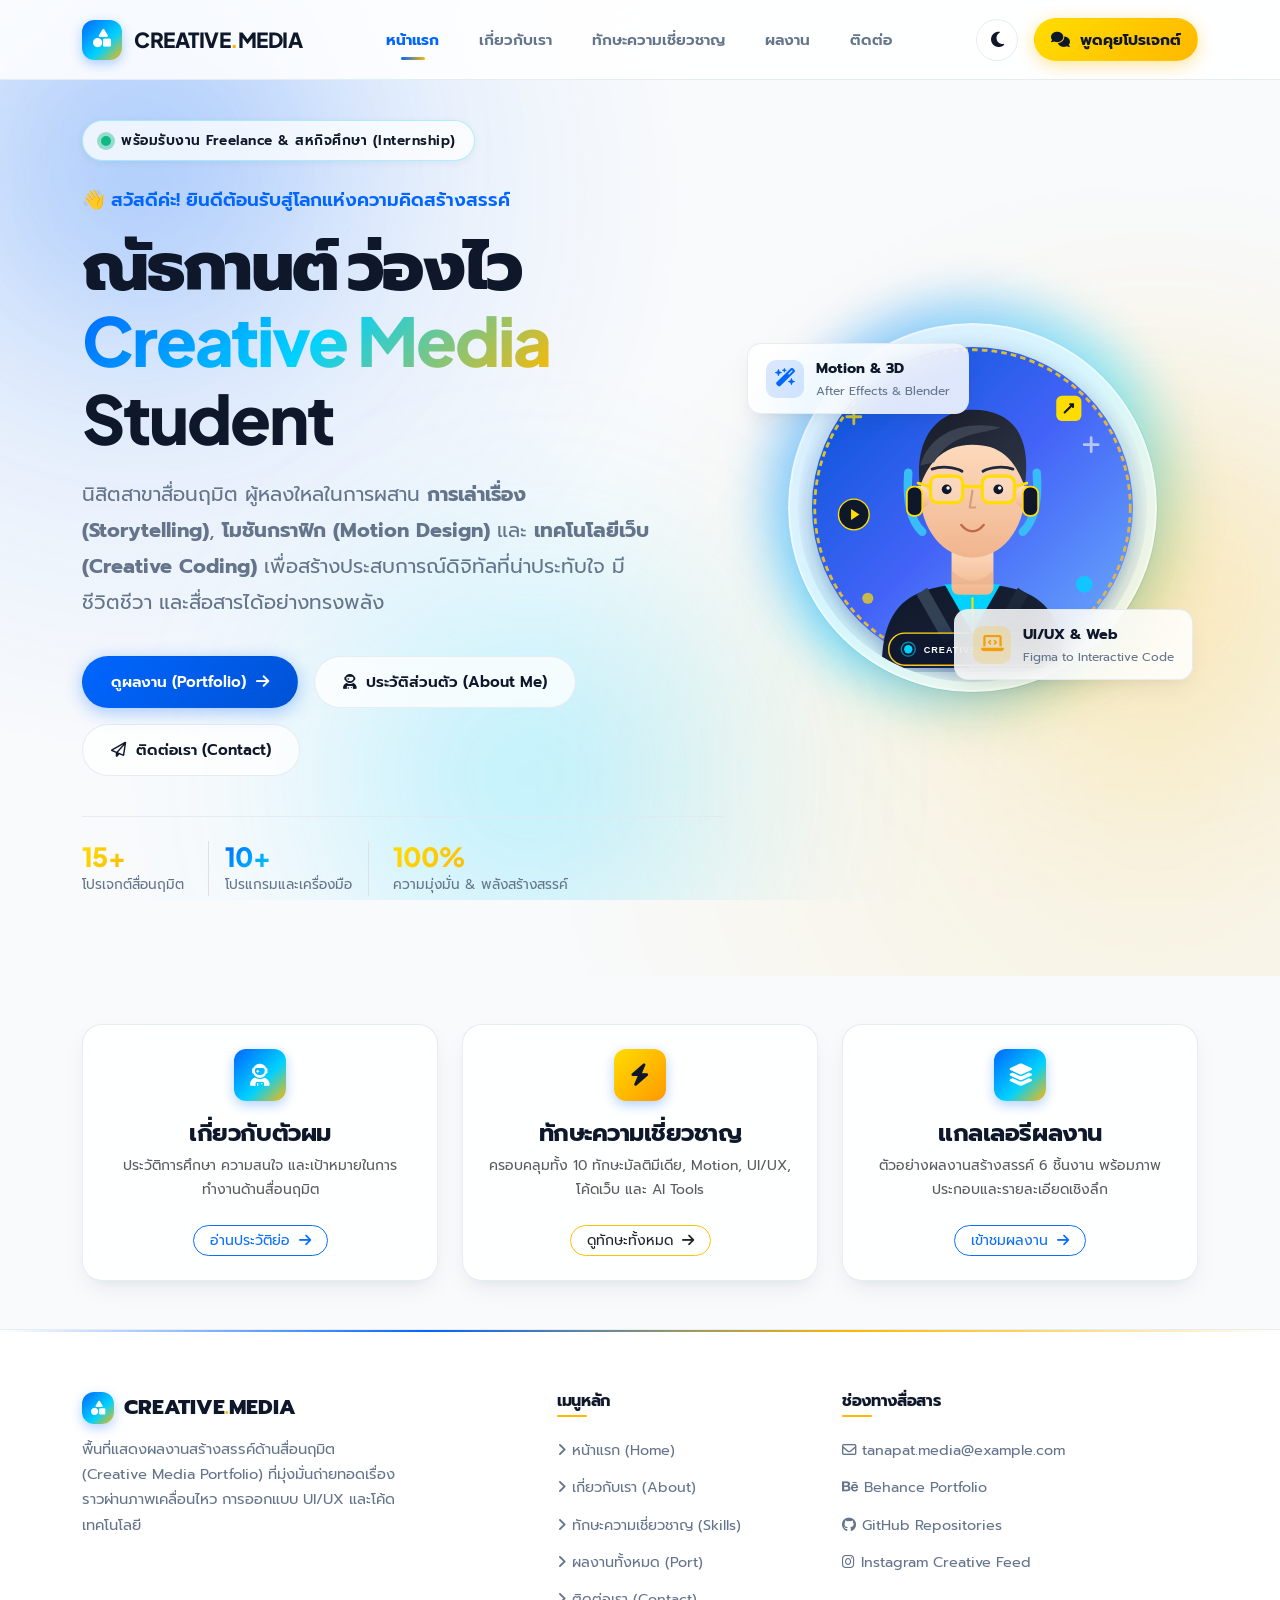
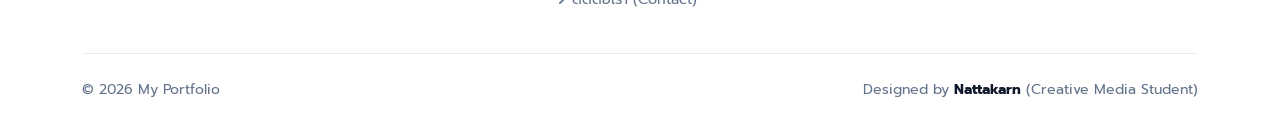
<file: index.html>
<!DOCTYPE html>
<html lang="th" data-bs-theme="dark">
<head>
  <meta charset="UTF-8">
  <meta name="viewport" content="width=device-width, initial-scale=1.0">
  <title>หน้าแรก (Home) | Creative Media Student Portfolio</title>
  
  <!-- SEO Meta Tags -->
  <meta name="description" content="แฟ้มสะสมผลงาน (Portfolio) สาขาสื่อนฤมิต (Creative Media) - หน้าแรก นำเสนอผลงานออกแบบดิจิทัล มัลติมีเดีย โมชันกราฟิก และ UI/UX">
  <meta name="keywords" content="Creative Media, สื่อนฤมิต, Portfolio, UI/UX, Motion Graphic, Video Production, Front-end Developer">
  <meta name="author" content="Your Name">

  <!-- Favicon -->
  <link rel="icon" type="image/svg+xml" href="assets/images/logo.svg">

  <!-- Google Fonts: Plus Jakarta Sans & Prompt -->
  <link rel="preconnect" href="https://fonts.googleapis.com">
  <link rel="preconnect" href="https://fonts.gstatic.com" crossorigin>
  <link href="https://fonts.googleapis.com/css2?family=Plus+Jakarta+Sans:wght@400;500;600;700;800&family=Prompt:wght@300;400;500;600;700&display=swap" rel="stylesheet">

  <!-- Font Awesome 6.6.0 via CDN -->
  <link rel="stylesheet" href="https://cdnjs.cloudflare.com/ajax/libs/font-awesome/6.6.0/css/all.min.css" crossorigin="anonymous" referrerpolicy="no-referrer" />

  <!-- Bootstrap 5.3.3 CSS via CDN -->
  <link href="https://cdn.jsdelivr.net/npm/bootstrap@5.3.3/dist/css/bootstrap.min.css" rel="stylesheet" crossorigin="anonymous">

  <!-- Custom Modular Stylesheets -->
  <link rel="stylesheet" href="assets/css/variables.css">
  <link rel="stylesheet" href="assets/css/main.css">
  <link rel="stylesheet" href="assets/css/navbar.css">
  <link rel="stylesheet" href="assets/css/hero.css">
  <link rel="stylesheet" href="assets/css/footer.css">
</head>
<body>

  <!-- Preloader Screen -->
  <div id="preloader" aria-hidden="true">
    <div class="loader-spinner"></div>
    <div class="loader-brand text-gradient-blue-yellow">CREATIVE MEDIA</div>
    <span class="text-muted small mt-2">กำลังโหลดหน้าแรก...</span>
  </div>

  <!-- Ambient Glowing Background Orbs -->
  <div class="bg-ambient-layer" aria-hidden="true">
    <div class="ambient-orb orb-1"></div>
    <div class="ambient-orb orb-2"></div>
    <div class="ambient-orb orb-3"></div>
  </div>

  <!-- 1. NAVIGATION BAR -->
  <header class="custom-navbar">
    <div class="container navbar-container">
      <!-- Brand Logo -->
      <a href="index.html" class="navbar-brand-link" aria-label="Creative Media Portfolio Home">
        <div class="brand-icon-box">
          <i class="fa-solid fa-shapes"></i>
        </div>
        <div>
          <span class="brand-text-name">CREATIVE<span class="brand-accent-dot">.</span>MEDIA</span>
        </div>
      </a>

      <!-- Navigation Menu (Desktop & Mobile Dropdown) -->
      <nav class="nav-menu-wrapper" id="navMenuWrapper" aria-label="Main Navigation">
        <ul class="navbar-nav-list">
          <li>
            <a href="index.html" class="custom-nav-link active">
              <i class="fa-solid fa-house me-1 d-lg-none"></i> หน้าแรก
            </a>
          </li>
          <li>
            <a href="about.html" class="custom-nav-link">
              <i class="fa-solid fa-user me-1 d-lg-none"></i> เกี่ยวกับเรา
            </a>
          </li>
          <li>
            <a href="skills.html" class="custom-nav-link">
              <i class="fa-solid fa-bolt me-1 d-lg-none"></i> ทักษะความเชี่ยวชาญ
            </a>
          </li>
          <li>
            <a href="port.html" class="custom-nav-link">
              <i class="fa-solid fa-layer-group me-1 d-lg-none"></i> ผลงาน
            </a>
          </li>
          <li>
            <a href="contact.html" class="custom-nav-link">
              <i class="fa-solid fa-paper-plane me-1 d-lg-none"></i> ติดต่อ
            </a>
          </li>
        </ul>

        <!-- Mobile Drawer Action -->
        <div class="mobile-actions-wrapper d-lg-none">
          <span class="text-muted small">สลับโหมดการแสดงผล</span>
          <button class="theme-switch-btn" type="button" aria-label="Toggle theme">
            <i class="fa-solid fa-moon"></i>
          </button>
        </div>
      </nav>

      <!-- Right Side Actions -->
      <div class="d-flex align-items-center gap-3">
        <button class="theme-switch-btn d-none d-lg-flex" type="button" aria-label="Toggle theme" title="สลับโหมด Dark/Light">
          <i class="fa-solid fa-moon"></i>
        </button>

        <a href="contact.html" class="btn-creative-yellow d-none d-md-inline-flex py-2 px-3 small">
          <i class="fa-solid fa-comments"></i> พูดคุยโปรเจกต์
        </a>

        <button class="mobile-nav-toggle" type="button" aria-label="Open navigation menu" aria-expanded="false">
          <i class="fa-solid fa-bars"></i>
        </button>
      </div>
    </div>
  </header>

  <!-- MAIN CONTENT: HERO SECTION -->
  <main>
    <section id="home" class="hero-section">
      <div class="hero-gradient-canvas"></div>

      <div class="container hero-content">
        <div class="row align-items-center gy-5">
          <!-- Left Column: Intro Information & CTA -->
          <div class="col-lg-7 text-center text-lg-start">
            <div class="hero-status-pill reveal-init reveal-fade-up">
              <span class="pulse-dot"></span>
              <span class="status-text">พร้อมรับงาน Freelance &amp; สหกิจศึกษา (Internship)</span>
            </div>

            <div class="hero-greeting reveal-init reveal-fade-up delay-100">
              <span>👋 สวัสดีค่ะ! ยินดีต้อนรับสู่โลกแห่งความคิดสร้างสรรค์</span>
            </div>

            <h1 class="hero-title reveal-init reveal-fade-up delay-200">
              ณัธกานต์ ว่องไว<br>
              <span class="text-gradient-blue-yellow">Creative Media</span>
              <span class="hero-role"> Student</span>
            </h1>

            <p class="hero-bio reveal-init reveal-fade-up delay-300">
              นิสิตสาขาสื่อนฤมิต ผู้หลงใหลในการผสาน <strong>การเล่าเรื่อง (Storytelling)</strong>, 
              <strong>โมชันกราฟิก (Motion Design)</strong> และ <strong>เทคโนโลยีเว็บ (Creative Coding)</strong> 
              เพื่อสร้างประสบการณ์ดิจิทัลที่น่าประทับใจ มีชีวิตชีวา และสื่อสารได้อย่างทรงพลัง
            </p>

            <!-- Links to other pages -->
            <div class="hero-cta-group reveal-init reveal-fade-up delay-400">
              <a href="port.html" class="btn-creative-primary">
                <span>ดูผลงาน (Portfolio)</span>
                <i class="fa-solid fa-arrow-right"></i>
              </a>
              <a href="about.html" class="btn-creative-outline">
                <i class="fa-solid fa-user-astronaut"></i>
                <span>ประวัติส่วนตัว (About Me)</span>
              </a>
              <a href="contact.html" class="btn-creative-outline">
                <i class="fa-regular fa-paper-plane"></i>
                <span>ติดต่อเรา (Contact)</span>
              </a>
            </div>

            <!-- Quick Experience Highlights -->
            <div class="hero-quick-stats reveal-init reveal-fade-up delay-500">
              <div class="stat-item">
                <h4 class="text-gradient-yellow">15+</h4>
                <p>โปรเจกต์สื่อนฤมิต</p>
              </div>
              <div class="stat-item border-start border-end px-3">
                <h4 class="text-gradient-blue-yellow">10+</h4>
                <p>โปรแกรมและเครื่องมือ</p>
              </div>
              <div class="stat-item">
                <h4 class="text-gradient-yellow">100%</h4>
                <p>ความมุ่งมั่น &amp; พลังสร้างสรรค์</p>
              </div>
            </div>
          </div>

          <!-- Right Column: Profile Avatar with Floating Glass Badges -->
          <div class="col-lg-5">
            <div class="hero-visual-wrapper reveal-init reveal-zoom-in delay-200">
              <div class="avatar-frame">
                <div class="avatar-glow-ring"></div>

                <div class="avatar-image-container">
                  <img src="assets/images/profile-placeholder.svg" 
                       alt="Tanapat Suksomboon - Creative Media Student" 
                       width="400" 
                       height="400" 
                       loading="eager">
                </div>

                <div class="floating-badge floating-badge-1">
                  <div class="badge-icon-box badge-icon-blue">
                    <i class="fa-solid fa-wand-magic-sparkles"></i>
                  </div>
                  <div>
                    <p class="badge-text-primary">Motion &amp; 3D</p>
                    <p class="badge-text-secondary">After Effects &amp; Blender</p>
                  </div>
                </div>

                <div class="floating-badge floating-badge-2">
                  <div class="badge-icon-box badge-icon-yellow">
                    <i class="fa-solid fa-laptop-code"></i>
                  </div>
                  <div>
                    <p class="badge-text-primary">UI/UX &amp; Web</p>
                    <p class="badge-text-secondary">Figma to Interactive Code</p>
                  </div>
                </div>
              </div>
            </div>
          </div>
        </div>
      </div>
    </section>

    <!-- Navigation Highlights Grid (นำทางไปสู่หน้าต่างๆ) -->
    <section class="py-5">
      <div class="container">
        <div class="row g-4">
          <!-- About Box -->
          <div class="col-md-4">
            <div class="glass-card p-4 h-100 reveal-init reveal-fade-up delay-100 text-center">
              <div class="brand-icon-box mx-auto mb-3" style="width: 52px; height: 52px; font-size: 1.4rem;">
                <i class="fa-solid fa-user-astronaut"></i>
              </div>
              <h4 class="fw-bold mb-2">เกี่ยวกับตัวผม</h4>
              <p class="text-muted small mb-4">ประวัติการศึกษา ความสนใจ และเป้าหมายในการทำงานด้านสื่อนฤมิต</p>
              <a href="about.html" class="btn btn-sm btn-outline-primary rounded-pill px-3">
                อ่านประวัติย่อ <i class="fa-solid fa-arrow-right ms-1"></i>
              </a>
            </div>
          </div>

          <!-- Skills Box -->
          <div class="col-md-4">
            <div class="glass-card p-4 h-100 reveal-init reveal-fade-up delay-200 text-center">
              <div class="brand-icon-box mx-auto mb-3" style="width: 52px; height: 52px; font-size: 1.4rem; background: linear-gradient(135deg, #ffdd00, #ff9900); color: #0f172a;">
                <i class="fa-solid fa-bolt"></i>
              </div>
              <h4 class="fw-bold mb-2">ทักษะความเชี่ยวชาญ</h4>
              <p class="text-muted small mb-4">ครอบคลุมทั้ง 10 ทักษะมัลติมีเดีย, Motion, UI/UX, โค้ดเว็บ และ AI Tools</p>
              <a href="skills.html" class="btn btn-sm btn-outline-warning rounded-pill px-3 text-dark">
                ดูทักษะทั้งหมด <i class="fa-solid fa-arrow-right ms-1"></i>
              </a>
            </div>
          </div>

          <!-- Port Box -->
          <div class="col-md-4">
            <div class="glass-card p-4 h-100 reveal-init reveal-fade-up delay-300 text-center">
              <div class="brand-icon-box mx-auto mb-3" style="width: 52px; height: 52px; font-size: 1.4rem;">
                <i class="fa-solid fa-layer-group"></i>
              </div>
              <h4 class="fw-bold mb-2">แกลเลอรีผลงาน</h4>
              <p class="text-muted small mb-4">ตัวอย่างผลงานสร้างสรรค์ 6 ชิ้นงาน พร้อมภาพประกอบและรายละเอียดเชิงลึก</p>
              <a href="port.html" class="btn btn-sm btn-outline-primary rounded-pill px-3">
                เข้าชมผลงาน <i class="fa-solid fa-arrow-right ms-1"></i>
              </a>
            </div>
          </div>
        </div>
      </div>
    </section>
  </main>

  <!-- FOOTER -->
  <footer class="custom-footer">
    <div class="footer-top-accent"></div>

    <div class="container">
      <div class="row gy-4">
        <div class="col-lg-5 footer-brand-col">
          <div class="footer-brand-title">
            <div class="brand-icon-box" style="width: 32px; height: 32px; font-size: 0.9rem;">
              <i class="fa-solid fa-shapes"></i>
            </div>
            <span>CREATIVE<span class="text-warning">.</span>MEDIA</span>
          </div>
          <p class="footer-brand-bio">
            พื้นที่แสดงผลงานสร้างสรรค์ด้านสื่อนฤมิต (Creative Media Portfolio) ที่มุ่งมั่นถ่ายทอดเรื่องราวผ่านภาพเคลื่อนไหว การออกแบบ UI/UX และโค้ดเทคโนโลยี
          </p>
        </div>

        <div class="col-6 col-lg-3 footer-links-col">
          <h5>เมนูหลัก</h5>
          <ul class="footer-links-list">
            <li class="footer-link-item"><a href="index.html"><i class="fa-solid fa-angle-right"></i> หน้าแรก (Home)</a></li>
            <li class="footer-link-item"><a href="about.html"><i class="fa-solid fa-angle-right"></i> เกี่ยวกับเรา (About)</a></li>
            <li class="footer-link-item"><a href="skills.html"><i class="fa-solid fa-angle-right"></i> ทักษะความเชี่ยวชาญ (Skills)</a></li>
            <li class="footer-link-item"><a href="port.html"><i class="fa-solid fa-angle-right"></i> ผลงานทั้งหมด (Port)</a></li>
            <li class="footer-link-item"><a href="contact.html"><i class="fa-solid fa-angle-right"></i> ติดต่อเรา (Contact)</a></li>
          </ul>
        </div>

        <div class="col-6 col-lg-4 footer-links-col">
          <h5>ช่องทางสื่อสาร</h5>
          <ul class="footer-links-list">
            <li class="footer-link-item">
              <a href="mailto:tanapat.media@example.com"><i class="fa-regular fa-envelope"></i> tanapat.media@example.com</a>
            </li>
            <li class="footer-link-item">
              <a href="https://behance.net" target="_blank" rel="noopener noreferrer"><i class="fa-brands fa-behance"></i> Behance Portfolio</a>
            </li>
            <li class="footer-link-item">
              <a href="https://github.com" target="_blank" rel="noopener noreferrer"><i class="fa-brands fa-github"></i> GitHub Repositories</a>
            </li>
            <li class="footer-link-item">
              <a href="https://instagram.com" target="_blank" rel="noopener noreferrer"><i class="fa-brands fa-instagram"></i> Instagram Creative Feed</a>
            </li>
          </ul>
        </div>
      </div>

      <div class="footer-bottom-bar">
        <p class="footer-copyright">
          &copy; 2026 My Portfolio
        </p>
        <p class="footer-designer">
          Designed by <span>Nattakarn</span> (Creative Media Student)
        </p>
      </div>
    </div>
  </footer>

  <!-- Scroll to Top Button -->
  <button type="button" id="scrollTopBtn" class="scroll-top-btn" aria-label="Scroll back to top" title="กลับขึ้นด้านบน">
    <i class="fa-solid fa-arrow-up"></i>
  </button>

  <!-- Scripts -->
  <script src="https://cdn.jsdelivr.net/npm/bootstrap@5.3.3/dist/js/bootstrap.bundle.min.js" crossorigin="anonymous"></script>
  <script src="assets/js/theme.js"></script>
  <script src="assets/js/navbar.js"></script>
  <script src="assets/js/animations.js"></script>
  <script src="assets/js/main.js"></script>
</body>
</html>
</file>
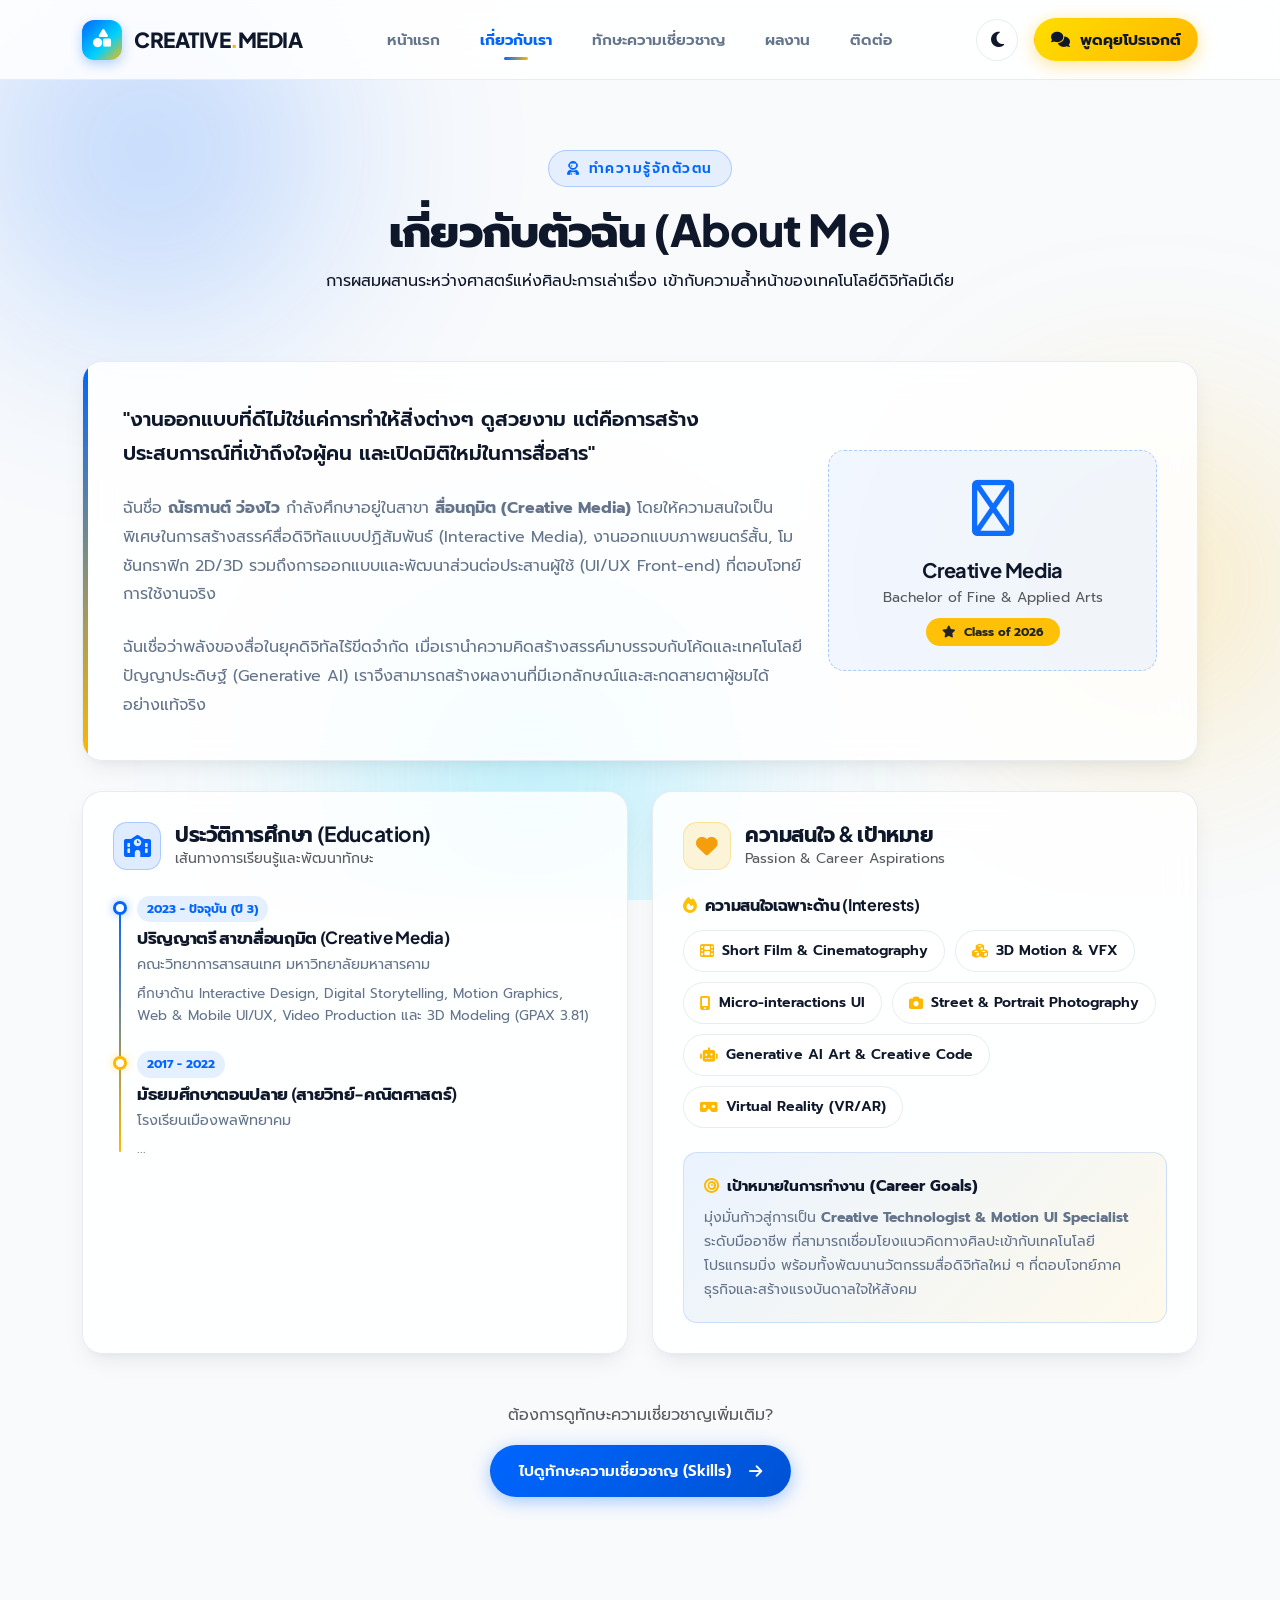
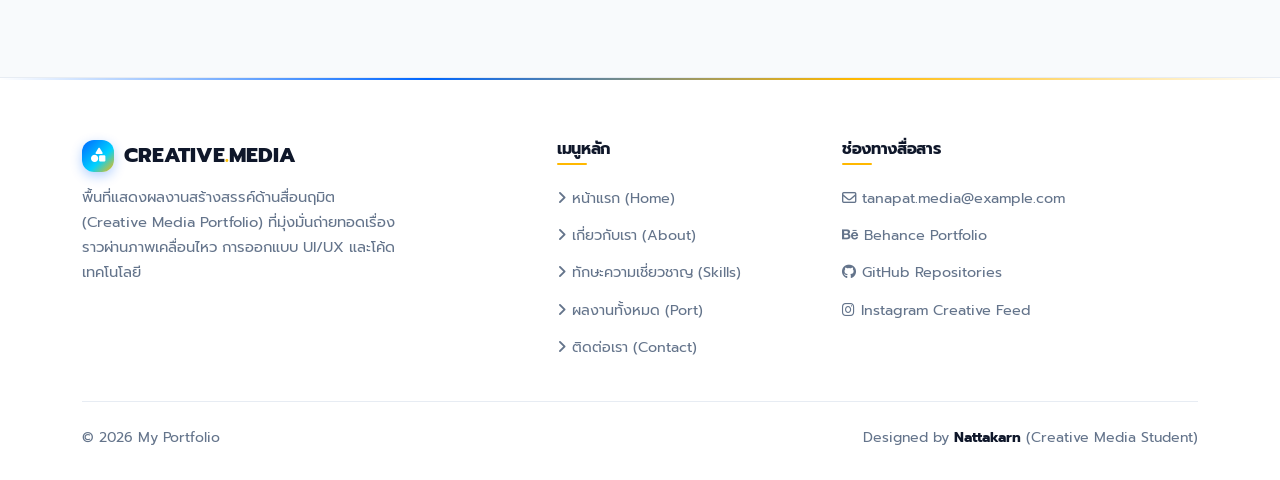
<file: about.html>
<!DOCTYPE html>
<html lang="th" data-bs-theme="dark">
<head>
  <meta charset="UTF-8">
  <meta name="viewport" content="width=device-width, initial-scale=1.0">
  <title>เกี่ยวกับเรา (About Me) | Creative Media Student Portfolio</title>
  
  <!-- SEO Meta Tags -->
  <meta name="description" content="ประวัติย่อ การศึกษา ความสนใจ และเป้าหมายในการทำงานของนักศึกษาสาขาสื่อนฤมิต (Creative Media)">
  <meta name="keywords" content="About Me, ประวัติส่วนตัว, สื่อนฤมิต, Creative Media, การศึกษา, เป้าหมาย">
  <meta name="author" content="Your Name">

  <!-- Favicon -->
  <link rel="icon" type="image/svg+xml" href="assets/images/logo.svg">

  <!-- Google Fonts: Plus Jakarta Sans & Prompt -->
  <link rel="preconnect" href="https://fonts.googleapis.com">
  <link rel="preconnect" href="https://fonts.gstatic.com" crossorigin>
  <link href="https://fonts.googleapis.com/css2?family=Plus+Jakarta+Sans:wght@400;500;600;700;800&family=Prompt:wght@300;400;500;600;700&display=swap" rel="stylesheet">

  <!-- Font Awesome 6.6.0 via CDN -->
  <link rel="stylesheet" href="https://cdnjs.cloudflare.com/ajax/libs/font-awesome/6.6.0/css/all.min.css" crossorigin="anonymous" referrerpolicy="no-referrer" />

  <!-- Bootstrap 5.3.3 CSS via CDN -->
  <link href="https://cdn.jsdelivr.net/npm/bootstrap@5.3.3/dist/css/bootstrap.min.css" rel="stylesheet" crossorigin="anonymous">

  <!-- Custom Modular Stylesheets -->
  <link rel="stylesheet" href="assets/css/variables.css">
  <link rel="stylesheet" href="assets/css/main.css">
  <link rel="stylesheet" href="assets/css/navbar.css">
  <link rel="stylesheet" href="assets/css/about.css">
  <link rel="stylesheet" href="assets/css/footer.css">
</head>
<body>

  <!-- Preloader Screen -->
  <div id="preloader" aria-hidden="true">
    <div class="loader-spinner"></div>
    <div class="loader-brand text-gradient-blue-yellow">CREATIVE MEDIA</div>
    <span class="text-muted small mt-2">กำลังโหลดหน้าประวัติ...</span>
  </div>

  <!-- Ambient Glowing Background Orbs -->
  <div class="bg-ambient-layer" aria-hidden="true">
    <div class="ambient-orb orb-1"></div>
    <div class="ambient-orb orb-2"></div>
    <div class="ambient-orb orb-3"></div>
  </div>

  <!-- 1. NAVIGATION BAR -->
  <header class="custom-navbar">
    <div class="container navbar-container">
      <a href="index.html" class="navbar-brand-link" aria-label="Creative Media Portfolio Home">
        <div class="brand-icon-box">
          <i class="fa-solid fa-shapes"></i>
        </div>
        <div>
          <span class="brand-text-name">CREATIVE<span class="brand-accent-dot">.</span>MEDIA</span>
        </div>
      </a>

      <!-- Navigation Menu -->
      <nav class="nav-menu-wrapper" id="navMenuWrapper" aria-label="Main Navigation">
        <ul class="navbar-nav-list">
          <li>
            <a href="index.html" class="custom-nav-link">
              <i class="fa-solid fa-house me-1 d-lg-none"></i> หน้าแรก
            </a>
          </li>
          <li>
            <a href="about.html" class="custom-nav-link active">
              <i class="fa-solid fa-user me-1 d-lg-none"></i> เกี่ยวกับเรา
            </a>
          </li>
          <li>
            <a href="skills.html" class="custom-nav-link">
              <i class="fa-solid fa-bolt me-1 d-lg-none"></i> ทักษะความเชี่ยวชาญ
            </a>
          </li>
          <li>
            <a href="port.html" class="custom-nav-link">
              <i class="fa-solid fa-layer-group me-1 d-lg-none"></i> ผลงาน
            </a>
          </li>
          <li>
            <a href="contact.html" class="custom-nav-link">
              <i class="fa-solid fa-paper-plane me-1 d-lg-none"></i> ติดต่อ
            </a>
          </li>
        </ul>

        <div class="mobile-actions-wrapper d-lg-none">
          <span class="text-muted small">สลับโหมดการแสดงผล</span>
          <button class="theme-switch-btn" type="button" aria-label="Toggle theme">
            <i class="fa-solid fa-moon"></i>
          </button>
        </div>
      </nav>

      <!-- Right Side Actions -->
      <div class="d-flex align-items-center gap-3">
        <button class="theme-switch-btn d-none d-lg-flex" type="button" aria-label="Toggle theme" title="สลับโหมด Dark/Light">
          <i class="fa-solid fa-moon"></i>
        </button>

        <a href="contact.html" class="btn-creative-yellow d-none d-md-inline-flex py-2 px-3 small">
          <i class="fa-solid fa-comments"></i> พูดคุยโปรเจกต์
        </a>

        <button class="mobile-nav-toggle" type="button" aria-label="Open navigation menu" aria-expanded="false">
          <i class="fa-solid fa-bars"></i>
        </button>
      </div>
    </div>
  </header>

  <!-- MAIN CONTENT: ABOUT ME -->
  <main class="page-main-wrap">
    <section class="about-section pt-0">
      <div class="container">
        <!-- Page Title Header -->
        <div class="page-hero-banner reveal-init reveal-fade-up">
          <span class="section-badge">
            <i class="fa-solid fa-user-astronaut"></i> ทำความรู้จักตัวตน
          </span>
          <h1 class="section-heading">เกี่ยวกับตัวฉัน (About Me)</h1>
          <p class="section-subheading">
            การผสมผสานระหว่างศาสตร์แห่งศิลปะการเล่าเรื่อง เข้ากับความล้ำหน้าของเทคโนโลยีดิจิทัลมีเดีย
          </p>
        </div>

        <!-- 1. Intro Card (ประวัติย่อ) -->
        <div class="glass-card about-intro-card reveal-init reveal-fade-up delay-100">
          <div class="row align-items-center gy-4">
            <div class="col-lg-8">
              <p class="about-quote">
                "งานออกแบบที่ดีไม่ใช่แค่การทำให้สิ่งต่างๆ ดูสวยงาม แต่คือการสร้างประสบการณ์ที่เข้าถึงใจผู้คน และเปิดมิติใหม่ในการสื่อสาร"
              </p>
              <p class="about-desc-para">
                ฉันชื่อ <strong>ณัธกานต์ ว่องไว</strong> กำลังศึกษาอยู่ในสาขา <strong>สื่อนฤมิต (Creative Media)</strong> โดยให้ความสนใจเป็นพิเศษในการสร้างสรรค์สื่อดิจิทัลแบบปฏิสัมพันธ์ (Interactive Media), งานออกแบบภาพยนตร์สั้น, โมชันกราฟิก 2D/3D รวมถึงการออกแบบและพัฒนาส่วนต่อประสานผู้ใช้ (UI/UX Front-end) ที่ตอบโจทย์การใช้งานจริง
              </p>
              <p class="about-desc-para mb-0">
                ฉันเชื่อว่าพลังของสื่อในยุคดิจิทัลไร้ขีดจำกัด เมื่อเรานำความคิดสร้างสรรค์มาบรรจบกับโค้ดและเทคโนโลยีปัญญาประดิษฐ์ (Generative AI) เราจึงสามารถสร้างผลงานที่มีเอกลักษณ์และสะกดสายตาผู้ชมได้อย่างแท้จริง
              </p>
            </div>
            <div class="col-lg-4 text-center">
              <div class="p-4 rounded-4" style="background: rgba(0, 102, 255, 0.05); border: 1px dashed rgba(0, 102, 255, 0.3);">
                <i class="fa-solid fa-graduation-cap display-4 text-primary mb-3"></i>
                <h5 class="fw-bold mb-1">Creative Media</h5>
                <p class="text-muted small mb-2">Bachelor of Fine &amp; Applied Arts</p>
                <span class="badge bg-warning text-dark px-3 py-2 rounded-pill fw-bold">
                  <i class="fa-solid fa-star me-1"></i> Class of 2026
                </span>
              </div>
            </div>
          </div>
        </div>

        <!-- 2. Education & Interests/Goals Grid -->
        <div class="row gy-4">
          <!-- Left Column: Education Timeline (การศึกษา) -->
          <div class="col-lg-6">
            <div class="glass-card info-card reveal-init reveal-fade-left delay-200">
              <div class="info-card-header">
                <div class="info-header-icon icon-blue">
                  <i class="fa-solid fa-school"></i>
                </div>
                <div>
                  <h3 class="info-header-title">ประวัติการศึกษา (Education)</h3>
                  <p class="text-muted small mb-0">เส้นทางการเรียนรู้และพัฒนาทักษะ</p>
                </div>
              </div>

              <div class="education-timeline">
                <div class="timeline-item">
                  <div class="timeline-dot"></div>
                  <span class="timeline-badge">2023 - ปัจจุบัน (ปี 3)</span>
                  <h4 class="timeline-title">ปริญญาตรี สาขาสื่อนฤมิต (Creative Media)</h4>
                  <p class="timeline-subtitle">คณะวิทยาการสารสนเทศ มหาวิทยาลัยมหาสารคาม</p>
                  <p class="timeline-desc">
                    ศึกษาด้าน Interactive Design, Digital Storytelling, Motion Graphics, Web &amp; Mobile UI/UX, Video Production และ 3D Modeling (GPAX 3.81)
                  </p>
                </div>

                <div class="timeline-item">
                  <div class="timeline-dot"></div>
                  <span class="timeline-badge">2017 - 2022</span>
                  <h4 class="timeline-title">มัธยมศึกษาตอนปลาย (สายวิทย์-คณิตศาสตร์)</h4>
                  <p class="timeline-subtitle">โรงเรียนเมืองพลพิทยาคม</p>
                  <p class="timeline-desc">
                    ...
                  </p>
                </div>
              </div>
            </div>
          </div>

          <!-- Right Column: Interests (ความสนใจ) & Goals (เป้าหมายในการทำงาน) -->
          <div class="col-lg-6">
            <div class="glass-card info-card reveal-init reveal-fade-right delay-200">
              <div class="info-card-header">
                <div class="info-header-icon icon-yellow">
                  <i class="fa-solid fa-heart"></i>
                </div>
                <div>
                  <h3 class="info-header-title">ความสนใจ &amp; เป้าหมาย</h3>
                  <p class="text-muted small mb-0">Passion &amp; Career Aspirations</p>
                </div>
              </div>

              <!-- Interests Cloud (ความสนใจ) -->
              <h6 class="fw-bold mb-3"><i class="fa-solid fa-fire me-2 text-warning"></i>ความสนใจเฉพาะด้าน (Interests)</h6>
              <div class="interests-grid mb-4">
                <div class="interest-tag">
                  <i class="fa-solid fa-film"></i> Short Film &amp; Cinematography
                </div>
                <div class="interest-tag">
                  <i class="fa-solid fa-cubes"></i> 3D Motion &amp; VFX
                </div>
                <div class="interest-tag">
                  <i class="fa-solid fa-mobile-screen"></i> Micro-interactions UI
                </div>
                <div class="interest-tag">
                  <i class="fa-solid fa-camera"></i> Street &amp; Portrait Photography
                </div>
                <div class="interest-tag">
                  <i class="fa-solid fa-robot"></i> Generative AI Art &amp; Creative Code
                </div>
                <div class="interest-tag">
                  <i class="fa-solid fa-vr-cardboard"></i> Virtual Reality (VR/AR)
                </div>
              </div>

              <!-- Career Goals Box (เป้าหมายในการทำงาน) -->
              <div class="goals-highlight-box">
                <div class="goals-title">
                  <i class="fa-solid fa-bullseye"></i>
                  <span>เป้าหมายในการทำงาน (Career Goals)</span>
                </div>
                <p class="goals-text">
                  มุ่งมั่นก้าวสู่การเป็น <strong>Creative Technologist &amp; Motion UI Specialist</strong> ระดับมืออาชีพ ที่สามารถเชื่อมโยงแนวคิดทางศิลปะเข้ากับเทคโนโลยีโปรแกรมมิ่ง พร้อมทั้งพัฒนานวัตกรรมสื่อดิจิทัลใหม่ ๆ ที่ตอบโจทย์ภาคธุรกิจและสร้างแรงบันดาลใจให้สังคม
                </p>
              </div>
            </div>
          </div>
        </div>

        <!-- Next Navigation Prompt CTA -->
        <div class="text-center mt-5 reveal-init reveal-fade-up">
          <p class="text-muted mb-3">ต้องการดูทักษะความเชี่ยวชาญเพิ่มเติม?</p>
          <a href="skills.html" class="btn-creative-primary">
            <span>ไปดูทักษะความเชี่ยวชาญ (Skills)</span>
            <i class="fa-solid fa-arrow-right ms-2"></i>
          </a>
        </div>
      </div>
    </section>
  </main>

  <!-- FOOTER -->
  <footer class="custom-footer">
    <div class="footer-top-accent"></div>

    <div class="container">
      <div class="row gy-4">
        <div class="col-lg-5 footer-brand-col">
          <div class="footer-brand-title">
            <div class="brand-icon-box" style="width: 32px; height: 32px; font-size: 0.9rem;">
              <i class="fa-solid fa-shapes"></i>
            </div>
            <span>CREATIVE<span class="text-warning">.</span>MEDIA</span>
          </div>
          <p class="footer-brand-bio">
            พื้นที่แสดงผลงานสร้างสรรค์ด้านสื่อนฤมิต (Creative Media Portfolio) ที่มุ่งมั่นถ่ายทอดเรื่องราวผ่านภาพเคลื่อนไหว การออกแบบ UI/UX และโค้ดเทคโนโลยี
          </p>
        </div>

        <div class="col-6 col-lg-3 footer-links-col">
          <h5>เมนูหลัก</h5>
          <ul class="footer-links-list">
            <li class="footer-link-item"><a href="index.html"><i class="fa-solid fa-angle-right"></i> หน้าแรก (Home)</a></li>
            <li class="footer-link-item"><a href="about.html"><i class="fa-solid fa-angle-right"></i> เกี่ยวกับเรา (About)</a></li>
            <li class="footer-link-item"><a href="skills.html"><i class="fa-solid fa-angle-right"></i> ทักษะความเชี่ยวชาญ (Skills)</a></li>
            <li class="footer-link-item"><a href="port.html"><i class="fa-solid fa-angle-right"></i> ผลงานทั้งหมด (Port)</a></li>
            <li class="footer-link-item"><a href="contact.html"><i class="fa-solid fa-angle-right"></i> ติดต่อเรา (Contact)</a></li>
          </ul>
        </div>

        <div class="col-6 col-lg-4 footer-links-col">
          <h5>ช่องทางสื่อสาร</h5>
          <ul class="footer-links-list">
            <li class="footer-link-item">
              <a href="mailto:tanapat.media@example.com"><i class="fa-regular fa-envelope"></i> tanapat.media@example.com</a>
            </li>
            <li class="footer-link-item">
              <a href="https://behance.net" target="_blank" rel="noopener noreferrer"><i class="fa-brands fa-behance"></i> Behance Portfolio</a>
            </li>
            <li class="footer-link-item">
              <a href="https://github.com" target="_blank" rel="noopener noreferrer"><i class="fa-brands fa-github"></i> GitHub Repositories</a>
            </li>
            <li class="footer-link-item">
              <a href="https://instagram.com" target="_blank" rel="noopener noreferrer"><i class="fa-brands fa-instagram"></i> Instagram Creative Feed</a>
            </li>
          </ul>
        </div>
      </div>

      <div class="footer-bottom-bar">
        <p class="footer-copyright">
          &copy; 2026 My Portfolio
        </p>
        <p class="footer-designer">
          Designed by <span>Nattakarn</span> (Creative Media Student)
        </p>
      </div>
    </div>
  </footer>

  <button type="button" id="scrollTopBtn" class="scroll-top-btn" aria-label="Scroll back to top" title="กลับขึ้นด้านบน">
    <i class="fa-solid fa-arrow-up"></i>
  </button>

  <script src="https://cdn.jsdelivr.net/npm/bootstrap@5.3.3/dist/js/bootstrap.bundle.min.js" crossorigin="anonymous"></script>
  <script src="assets/js/theme.js"></script>
  <script src="assets/js/navbar.js"></script>
  <script src="assets/js/animations.js"></script>
  <script src="assets/js/main.js"></script>
</body>
</html>
</file>
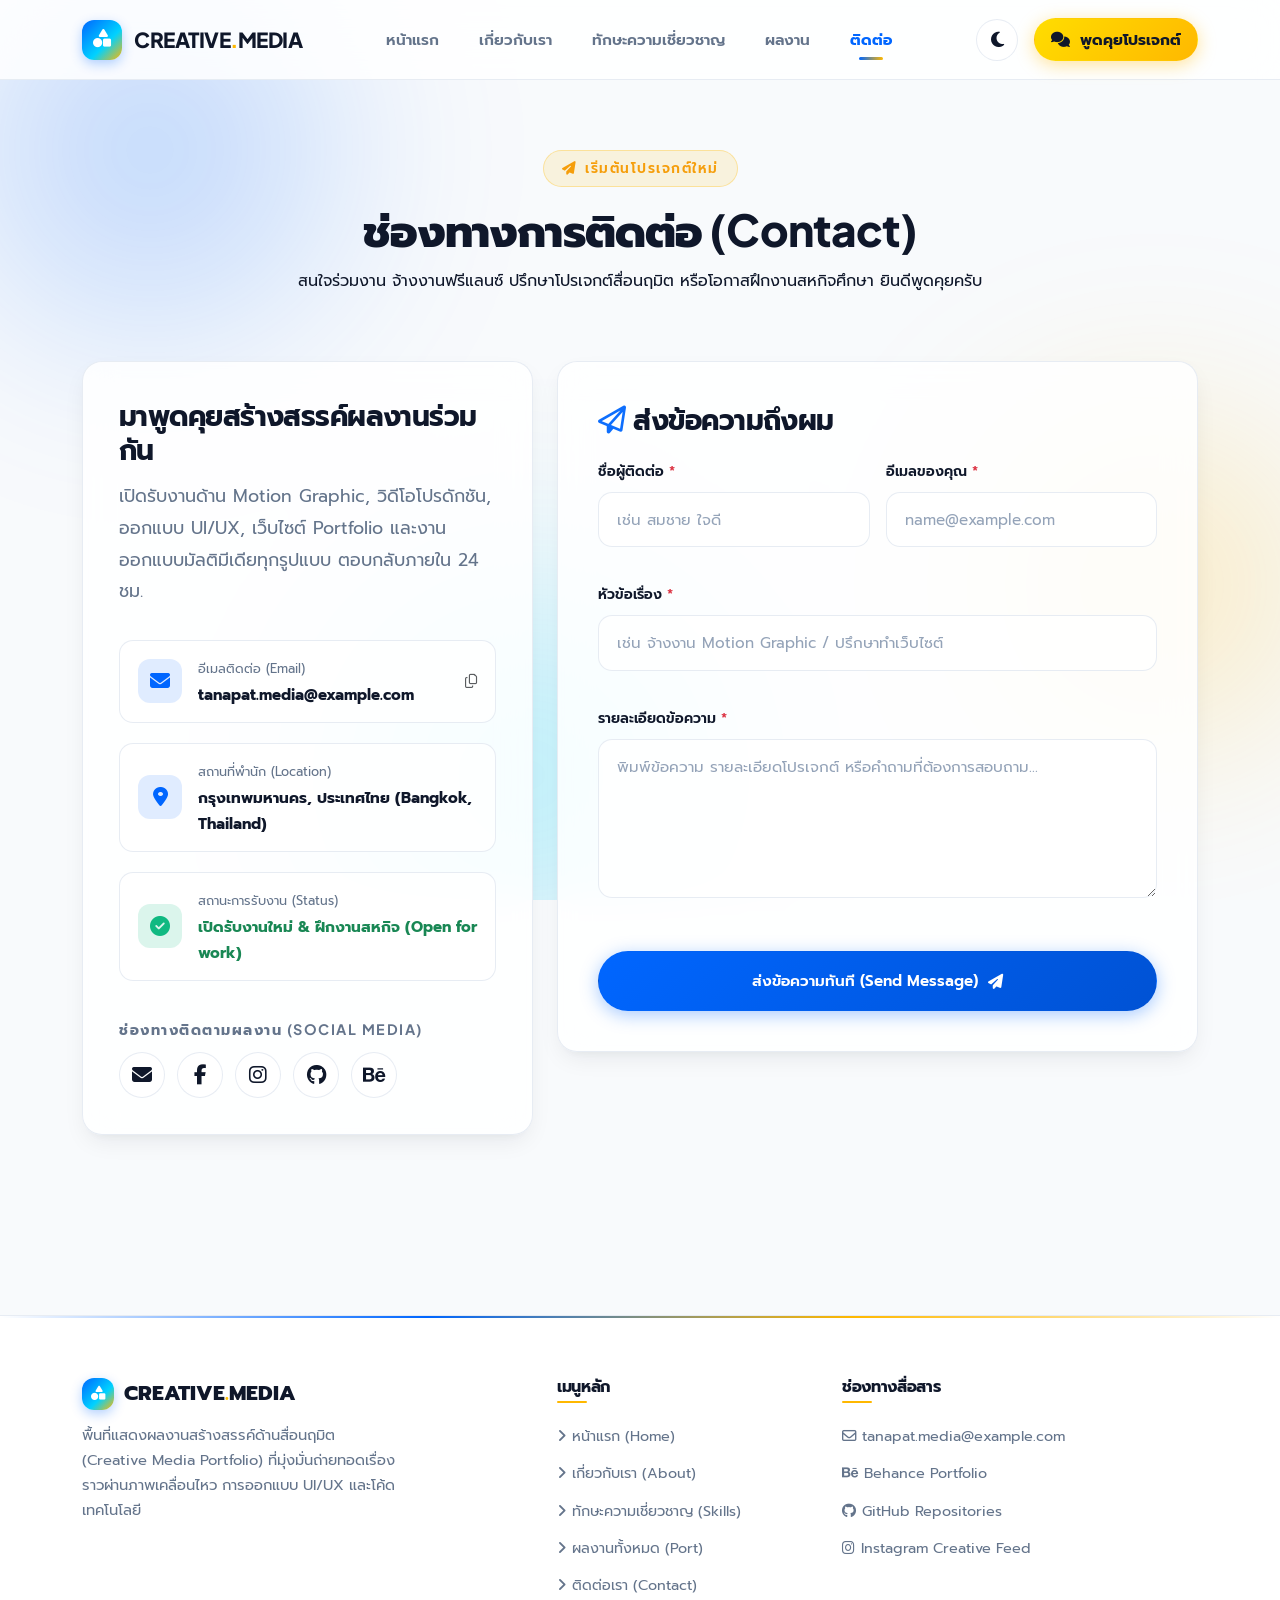
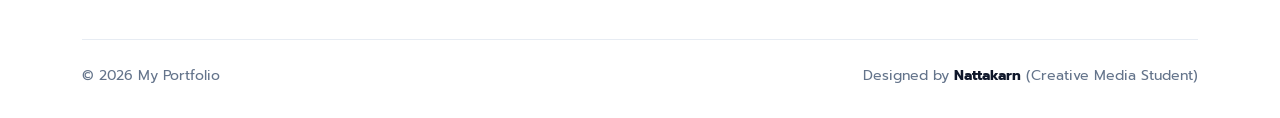
<file: contact.html>
<!DOCTYPE html>
<html lang="th" data-bs-theme="dark">
<head>
  <meta charset="UTF-8">
  <meta name="viewport" content="width=device-width, initial-scale=1.0">
  <title>ติดต่อเรา (Contact) | Creative Media Student Portfolio</title>
  
  <!-- SEO Meta Tags -->
  <meta name="description" content="ติดต่อร่วมงาน จ้างงานฟรีแลนซ์ สหกิจศึกษา หรือปรึกษาโปรเจกต์สื่อนฤมิต (Creative Media) ผ่าน Email, Social Media และฟอร์มติดต่อ">
  <meta name="keywords" content="Contact, ติดต่อ, สื่อนฤมิต, Creative Media, จ้างงาน, ฟรีแลนซ์, Email, Facebook, Instagram, Behance">
  <meta name="author" content="Your Name">

  <!-- Favicon -->
  <link rel="icon" type="image/svg+xml" href="assets/images/logo.svg">

  <!-- Google Fonts: Plus Jakarta Sans & Prompt -->
  <link rel="preconnect" href="https://fonts.googleapis.com">
  <link rel="preconnect" href="https://fonts.gstatic.com" crossorigin>
  <link href="https://fonts.googleapis.com/css2?family=Plus+Jakarta+Sans:wght@400;500;600;700;800&family=Prompt:wght@300;400;500;600;700&display=swap" rel="stylesheet">

  <!-- Font Awesome 6.6.0 via CDN -->
  <link rel="stylesheet" href="https://cdnjs.cloudflare.com/ajax/libs/font-awesome/6.6.0/css/all.min.css" crossorigin="anonymous" referrerpolicy="no-referrer" />

  <!-- Bootstrap 5.3.3 CSS via CDN -->
  <link href="https://cdn.jsdelivr.net/npm/bootstrap@5.3.3/dist/css/bootstrap.min.css" rel="stylesheet" crossorigin="anonymous">

  <!-- Custom Modular Stylesheets -->
  <link rel="stylesheet" href="assets/css/variables.css">
  <link rel="stylesheet" href="assets/css/main.css">
  <link rel="stylesheet" href="assets/css/navbar.css">
  <link rel="stylesheet" href="assets/css/contact.css">
  <link rel="stylesheet" href="assets/css/footer.css">
</head>
<body>

  <!-- Preloader Screen -->
  <div id="preloader" aria-hidden="true">
    <div class="loader-spinner"></div>
    <div class="loader-brand text-gradient-blue-yellow">CREATIVE MEDIA</div>
    <span class="text-muted small mt-2">กำลังโหลดหน้าติดต่อ...</span>
  </div>

  <!-- Ambient Glowing Background Orbs -->
  <div class="bg-ambient-layer" aria-hidden="true">
    <div class="ambient-orb orb-1"></div>
    <div class="ambient-orb orb-2"></div>
    <div class="ambient-orb orb-3"></div>
  </div>

  <!-- 1. NAVIGATION BAR -->
  <header class="custom-navbar">
    <div class="container navbar-container">
      <a href="index.html" class="navbar-brand-link" aria-label="Creative Media Portfolio Home">
        <div class="brand-icon-box">
          <i class="fa-solid fa-shapes"></i>
        </div>
        <div>
          <span class="brand-text-name">CREATIVE<span class="brand-accent-dot">.</span>MEDIA</span>
        </div>
      </a>

      <!-- Navigation Menu -->
      <nav class="nav-menu-wrapper" id="navMenuWrapper" aria-label="Main Navigation">
        <ul class="navbar-nav-list">
          <li>
            <a href="index.html" class="custom-nav-link">
              <i class="fa-solid fa-house me-1 d-lg-none"></i> หน้าแรก
            </a>
          </li>
          <li>
            <a href="about.html" class="custom-nav-link">
              <i class="fa-solid fa-user me-1 d-lg-none"></i> เกี่ยวกับเรา
            </a>
          </li>
          <li>
            <a href="skills.html" class="custom-nav-link">
              <i class="fa-solid fa-bolt me-1 d-lg-none"></i> ทักษะความเชี่ยวชาญ
            </a>
          </li>
          <li>
            <a href="port.html" class="custom-nav-link">
              <i class="fa-solid fa-layer-group me-1 d-lg-none"></i> ผลงาน
            </a>
          </li>
          <li>
            <a href="contact.html" class="custom-nav-link active">
              <i class="fa-solid fa-paper-plane me-1 d-lg-none"></i> ติดต่อ
            </a>
          </li>
        </ul>

        <div class="mobile-actions-wrapper d-lg-none">
          <span class="text-muted small">สลับโหมดการแสดงผล</span>
          <button class="theme-switch-btn" type="button" aria-label="Toggle theme">
            <i class="fa-solid fa-moon"></i>
          </button>
        </div>
      </nav>

      <!-- Right Side Actions -->
      <div class="d-flex align-items-center gap-3">
        <button class="theme-switch-btn d-none d-lg-flex" type="button" aria-label="Toggle theme" title="สลับโหมด Dark/Light">
          <i class="fa-solid fa-moon"></i>
        </button>

        <a href="contact.html" class="btn-creative-yellow d-none d-md-inline-flex py-2 px-3 small">
          <i class="fa-solid fa-comments"></i> พูดคุยโปรเจกต์
        </a>

        <button class="mobile-nav-toggle" type="button" aria-label="Open navigation menu" aria-expanded="false">
          <i class="fa-solid fa-bars"></i>
        </button>
      </div>
    </div>
  </header>

  <!-- MAIN CONTENT: CONTACT SECTION -->
  <main class="page-main-wrap">
    <section class="contact-section pt-0">
      <div class="container">
        <!-- Page Title Header -->
        <div class="page-hero-banner reveal-init reveal-fade-up">
          <span class="section-badge badge-yellow">
            <i class="fa-solid fa-paper-plane"></i> เริ่มต้นโปรเจกต์ใหม่
          </span>
          <h1 class="section-heading">ช่องทางการติดต่อ (Contact)</h1>
          <p class="section-subheading">
            สนใจร่วมงาน จ้างงานฟรีแลนซ์ ปรึกษาโปรเจกต์สื่อนฤมิต หรือโอกาสฝึกงานสหกิจศึกษา ยินดีพูดคุยครับ
          </p>
        </div>

        <div class="row gy-4">
          <!-- Left Column: Contact Channels & Social Media Icons -->
          <div class="col-lg-5">
            <div class="glass-card contact-info-card reveal-init reveal-fade-left delay-100">
              <h3 class="fw-bold mb-3">มาพูดคุยสร้างสรรค์ผลงานร่วมกัน</h3>
              <p class="contact-info-lead">
                เปิดรับงานด้าน Motion Graphic, วิดีโอโปรดักชัน, ออกแบบ UI/UX, เว็บไซต์ Portfolio และงานออกแบบมัลติมีเดียทุกรูปแบบ ตอบกลับภายใน 24 ชม.
              </p>

              <!-- Direct Channels (Email, Location, Status) -->
              <div class="contact-channels-list">
                <!-- Email (with quick copy) -->
                <a href="mailto:tanapat.media@example.com" class="contact-channel-item" data-copy-email="tanapat.media@example.com" title="คลิกเพื่อคัดลอกอีเมล">
                  <div class="channel-icon-box">
                    <i class="fa-solid fa-envelope"></i>
                  </div>
                  <div class="flex-grow-1">
                    <span class="channel-label">อีเมลติดต่อ (Email)</span>
                    <p class="channel-val">tanapat.media@example.com</p>
                  </div>
                  <i class="fa-regular fa-copy text-muted small"></i>
                </a>

                <!-- Location / University -->
                <div class="contact-channel-item">
                  <div class="channel-icon-box">
                    <i class="fa-solid fa-location-dot"></i>
                  </div>
                  <div>
                    <span class="channel-label">สถานที่พำนัก (Location)</span>
                    <p class="channel-val">กรุงเทพมหานคร, ประเทศไทย (Bangkok, Thailand)</p>
                  </div>
                </div>

                <!-- Availability Status -->
                <div class="contact-channel-item">
                  <div class="channel-icon-box" style="background: rgba(16, 185, 129, 0.15); color: #10b981;">
                    <i class="fa-solid fa-circle-check"></i>
                  </div>
                  <div>
                    <span class="channel-label">สถานะการรับงาน (Status)</span>
                    <p class="channel-val text-success">เปิดรับงานใหม่ &amp; ฝึกงานสหกิจ (Open for work)</p>
                  </div>
                </div>
              </div>

              <!-- Social Links Grid with Icons (Email, Facebook, Instagram, GitHub, Behance) -->
              <div class="social-links-wrapper">
                <h4 class="social-links-title">ช่องทางติดตามผลงาน (Social Media)</h4>
                <div class="social-links-grid">
                  <!-- Email -->
                  <a href="mailto:tanapat.media@example.com" class="social-icon-btn email-btn" aria-label="ส่งอีเมล" title="Email: tanapat.media@example.com">
                    <i class="fa-solid fa-envelope"></i>
                  </a>

                  <!-- Facebook -->
                  <a href="https://facebook.com" target="_blank" rel="noopener noreferrer" class="social-icon-btn facebook" aria-label="Facebook Profile" title="Facebook">
                    <i class="fa-brands fa-facebook-f"></i>
                  </a>

                  <!-- Instagram -->
                  <a href="https://instagram.com" target="_blank" rel="noopener noreferrer" class="social-icon-btn instagram" aria-label="Instagram Profile" title="Instagram">
                    <i class="fa-brands fa-instagram"></i>
                  </a>

                  <!-- GitHub -->
                  <a href="https://github.com" target="_blank" rel="noopener noreferrer" class="social-icon-btn github" aria-label="GitHub Profile" title="GitHub">
                    <i class="fa-brands fa-github"></i>
                  </a>

                  <!-- Behance -->
                  <a href="https://behance.net" target="_blank" rel="noopener noreferrer" class="social-icon-btn behance" aria-label="Behance Portfolio" title="Behance">
                    <i class="fa-brands fa-behance"></i>
                  </a>
                </div>
              </div>
            </div>
          </div>

          <!-- Right Column: Interactive Contact Form -->
          <div class="col-lg-7">
            <div class="glass-card contact-form-card reveal-init reveal-fade-right delay-200">
              <h3 class="fw-bold mb-4">
                <i class="fa-regular fa-paper-plane me-2 text-primary"></i>ส่งข้อความถึงผม
              </h3>

              <!-- Form Success Alert Notification -->
              <div id="formSuccessAlert" class="alert alert-success d-none border-0 shadow-sm rounded-4 p-3 mb-4" role="alert">
                <div class="d-flex align-items-center gap-3">
                  <i class="fa-solid fa-circle-check fs-3 text-success"></i>
                  <div>
                    <h6 class="fw-bold mb-1">ส่งข้อความเรียบร้อยแล้ว!</h6>
                    <p class="small mb-0">ขอบคุณสำหรับข้อความครับ ผมจะติดต่อกลับทางอีเมลให้เร็วที่สุด</p>
                  </div>
                </div>
              </div>

              <!-- Contact Form Element -->
              <form id="contactForm" novalidate>
                <div class="row g-3">
                  <!-- Name Input -->
                  <div class="col-md-6 form-group-custom">
                    <label for="senderName" class="form-label-custom">
                      ชื่อผู้ติดต่อ <span class="text-danger">*</span>
                    </label>
                    <input type="text" 
                           class="form-control-custom" 
                           id="senderName" 
                           placeholder="เช่น สมชาย ใจดี" 
                           required>
                    <div class="invalid-feedback small">กรุณากรอกชื่อของคุณ</div>
                  </div>

                  <!-- Email Input -->
                  <div class="col-md-6 form-group-custom">
                    <label for="senderEmail" class="form-label-custom">
                      อีเมลของคุณ <span class="text-danger">*</span>
                    </label>
                    <input type="email" 
                           class="form-control-custom" 
                           id="senderEmail" 
                           placeholder="name@example.com" 
                           required>
                    <div class="invalid-feedback small">กรุณากรอกอีเมลที่ถูกต้อง</div>
                  </div>

                  <!-- Subject Input -->
                  <div class="col-12 form-group-custom">
                    <label for="msgSubject" class="form-label-custom">
                      หัวข้อเรื่อง <span class="text-danger">*</span>
                    </label>
                    <input type="text" 
                           class="form-control-custom" 
                           id="msgSubject" 
                           placeholder="เช่น จ้างงาน Motion Graphic / ปรึกษาทำเว็บไซต์" 
                           required>
                    <div class="invalid-feedback small">กรุณากรอกหัวข้อเรื่อง</div>
                  </div>

                  <!-- Message Textarea -->
                  <div class="col-12 form-group-custom">
                    <label for="msgContent" class="form-label-custom">
                      รายละเอียดข้อความ <span class="text-danger">*</span>
                    </label>
                    <textarea class="form-control-custom" 
                              id="msgContent" 
                              rows="5" 
                              placeholder="พิมพ์ข้อความ รายละเอียดโปรเจกต์ หรือคำถามที่ต้องการสอบถาม..." 
                              required></textarea>
                    <div class="invalid-feedback small">กรุณาระบุข้อความที่ต้องการส่ง</div>
                  </div>

                  <!-- Submit Button -->
                  <div class="col-12 mt-4">
                    <button type="submit" id="submitBtn" class="btn-creative-primary w-100 py-3">
                      <span>ส่งข้อความทันที (Send Message)</span>
                      <i class="fa-solid fa-paper-plane"></i>
                    </button>
                  </div>
                </div>
              </form>
            </div>
          </div>
        </div>
      </div>
    </section>
  </main>

  <!-- FOOTER -->
  <footer class="custom-footer">
    <div class="footer-top-accent"></div>

    <div class="container">
      <div class="row gy-4">
        <div class="col-lg-5 footer-brand-col">
          <div class="footer-brand-title">
            <div class="brand-icon-box" style="width: 32px; height: 32px; font-size: 0.9rem;">
              <i class="fa-solid fa-shapes"></i>
            </div>
            <span>CREATIVE<span class="text-warning">.</span>MEDIA</span>
          </div>
          <p class="footer-brand-bio">
            พื้นที่แสดงผลงานสร้างสรรค์ด้านสื่อนฤมิต (Creative Media Portfolio) ที่มุ่งมั่นถ่ายทอดเรื่องราวผ่านภาพเคลื่อนไหว การออกแบบ UI/UX และโค้ดเทคโนโลยี
          </p>
        </div>

        <div class="col-6 col-lg-3 footer-links-col">
          <h5>เมนูหลัก</h5>
          <ul class="footer-links-list">
            <li class="footer-link-item"><a href="index.html"><i class="fa-solid fa-angle-right"></i> หน้าแรก (Home)</a></li>
            <li class="footer-link-item"><a href="about.html"><i class="fa-solid fa-angle-right"></i> เกี่ยวกับเรา (About)</a></li>
            <li class="footer-link-item"><a href="skills.html"><i class="fa-solid fa-angle-right"></i> ทักษะความเชี่ยวชาญ (Skills)</a></li>
            <li class="footer-link-item"><a href="port.html"><i class="fa-solid fa-angle-right"></i> ผลงานทั้งหมด (Port)</a></li>
            <li class="footer-link-item"><a href="contact.html"><i class="fa-solid fa-angle-right"></i> ติดต่อเรา (Contact)</a></li>
          </ul>
        </div>

        <div class="col-6 col-lg-4 footer-links-col">
          <h5>ช่องทางสื่อสาร</h5>
          <ul class="footer-links-list">
            <li class="footer-link-item">
              <a href="mailto:tanapat.media@example.com"><i class="fa-regular fa-envelope"></i> tanapat.media@example.com</a>
            </li>
            <li class="footer-link-item">
              <a href="https://behance.net" target="_blank" rel="noopener noreferrer"><i class="fa-brands fa-behance"></i> Behance Portfolio</a>
            </li>
            <li class="footer-link-item">
              <a href="https://github.com" target="_blank" rel="noopener noreferrer"><i class="fa-brands fa-github"></i> GitHub Repositories</a>
            </li>
            <li class="footer-link-item">
              <a href="https://instagram.com" target="_blank" rel="noopener noreferrer"><i class="fa-brands fa-instagram"></i> Instagram Creative Feed</a>
            </li>
          </ul>
        </div>
      </div>

      <div class="footer-bottom-bar">
        <p class="footer-copyright">
          &copy; 2026 My Portfolio
        </p>
        <p class="footer-designer">
          Designed by <span>Nattakarn</span> (Creative Media Student)
        </p>
      </div>
    </div>
  </footer>

  <button type="button" id="scrollTopBtn" class="scroll-top-btn" aria-label="Scroll back to top" title="กลับขึ้นด้านบน">
    <i class="fa-solid fa-arrow-up"></i>
  </button>

  <script src="https://cdn.jsdelivr.net/npm/bootstrap@5.3.3/dist/js/bootstrap.bundle.min.js" crossorigin="anonymous"></script>
  <script src="assets/js/theme.js"></script>
  <script src="assets/js/navbar.js"></script>
  <script src="assets/js/animations.js"></script>
  <script src="assets/js/main.js"></script>
</body>
</html>
</file>
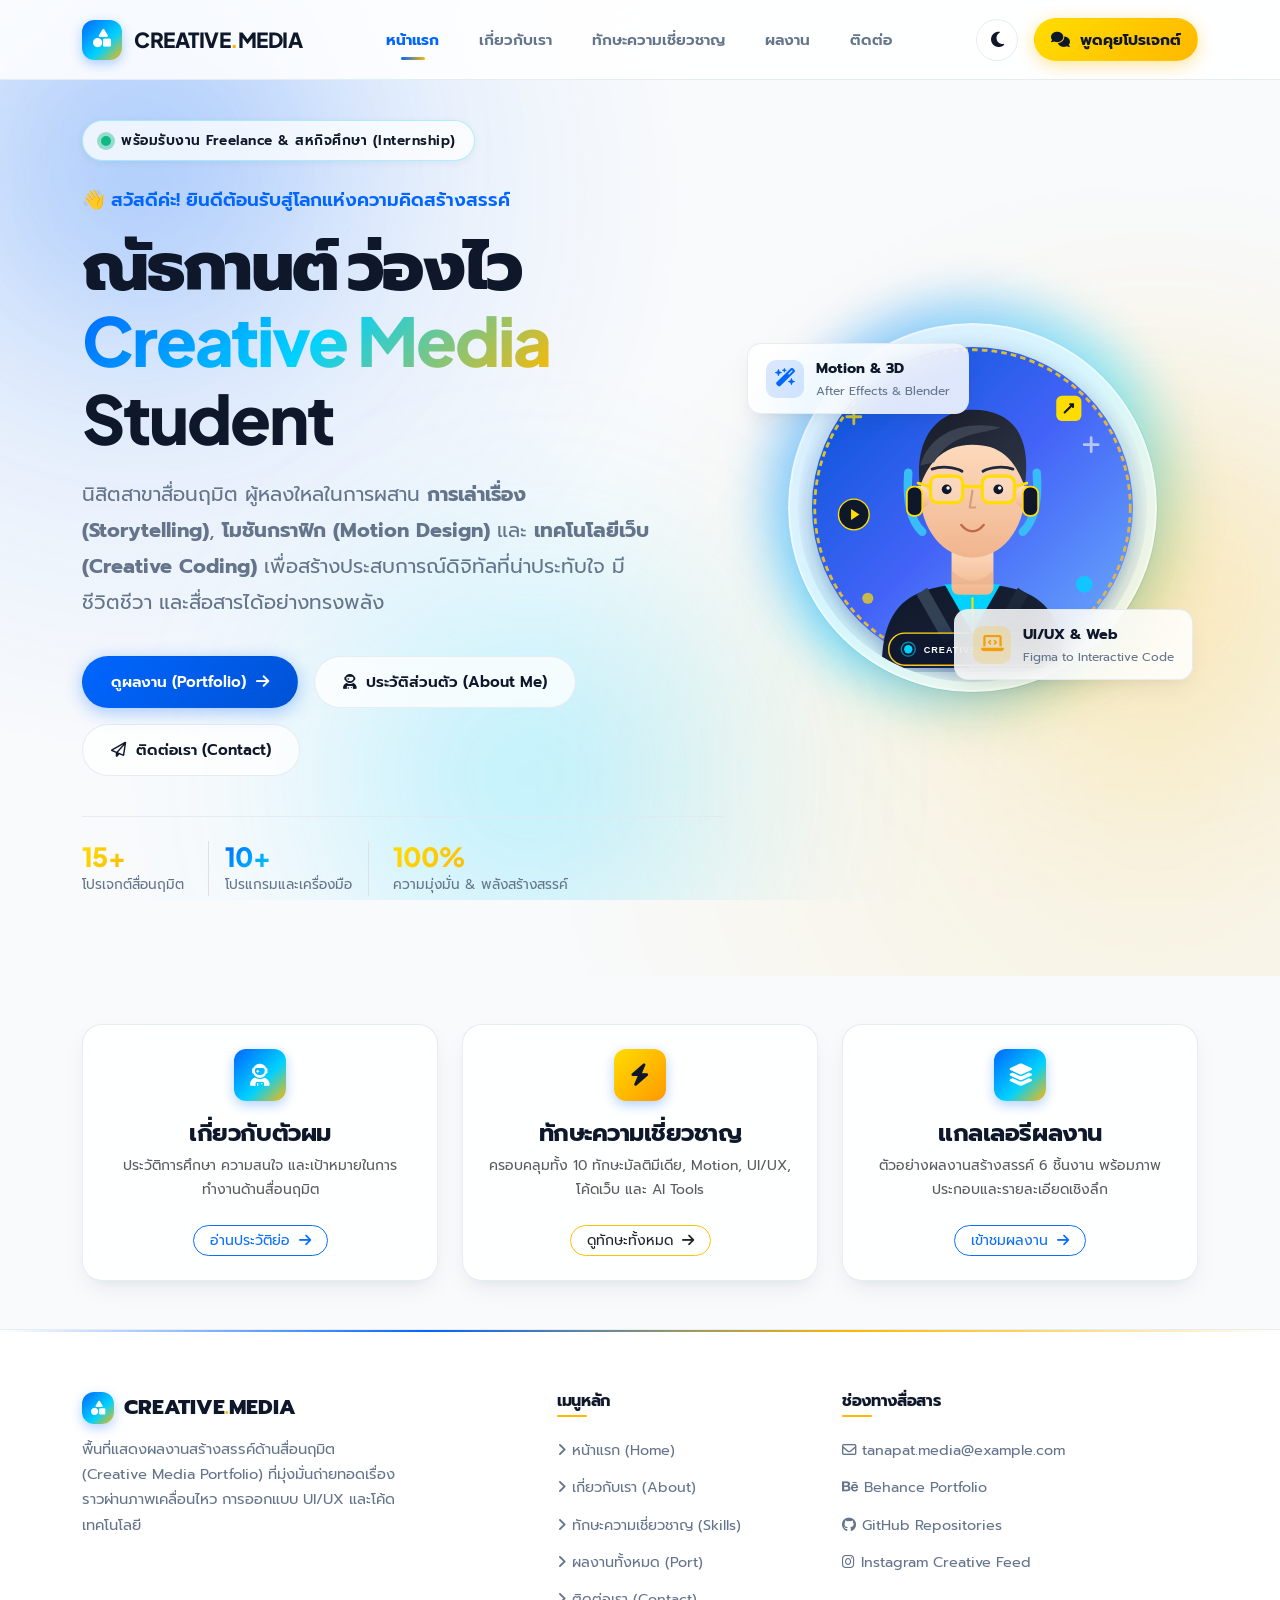
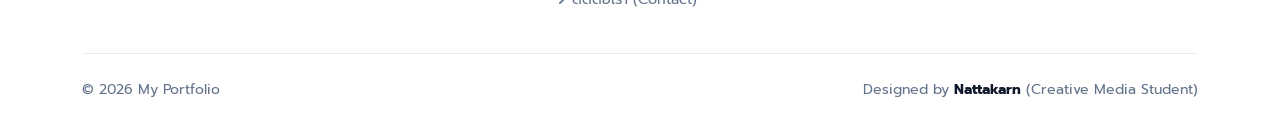
<file: home.html>
<!DOCTYPE html>
<html lang="th">
<head>
  <meta charset="UTF-8">
  <meta http-equiv="refresh" content="0; url=index.html">
  <title>กำลังเปลี่ยนเส้นทางไปหน้าแรก...</title>
  <script>window.location.href = "index.html";</script>
</head>
<body>
  <p>กำลังนำท่านไปยัง <a href="index.html">หน้าแรก (index.html)</a></p>
</body>
</html>
</file>
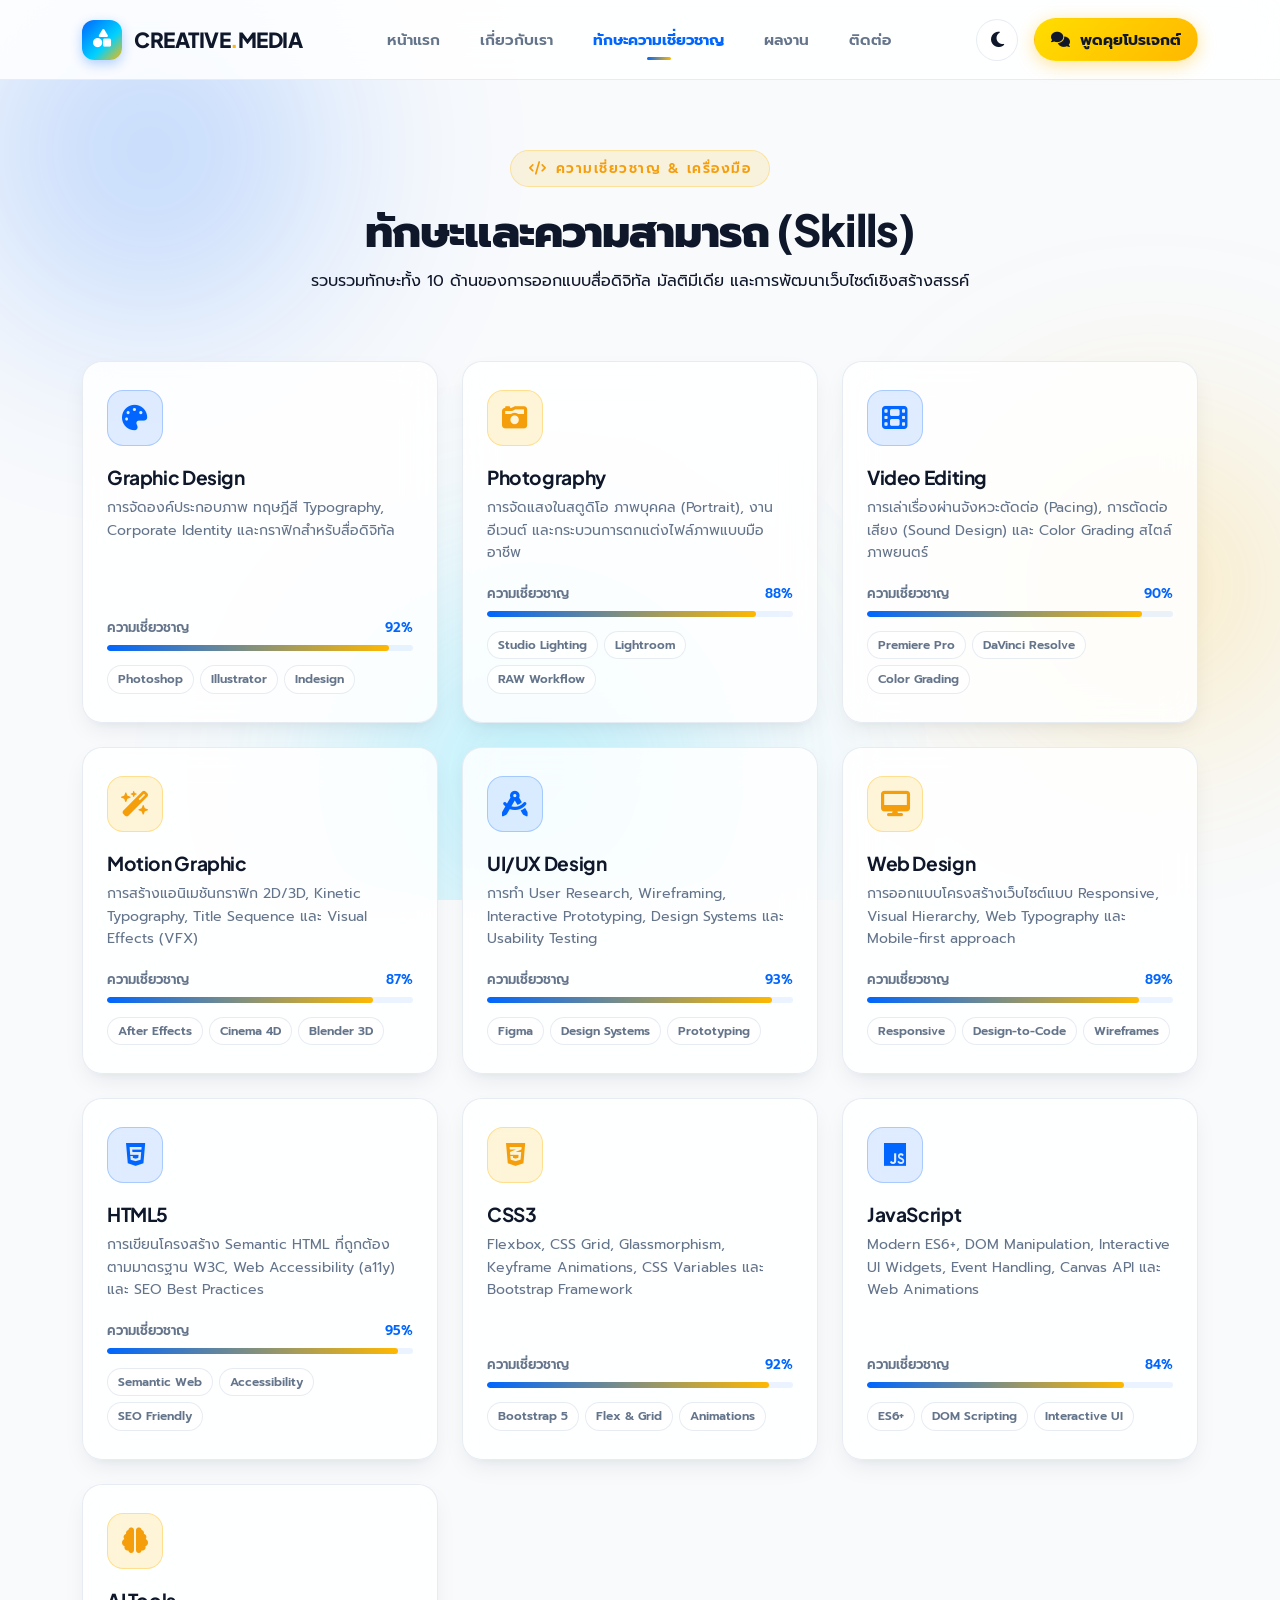
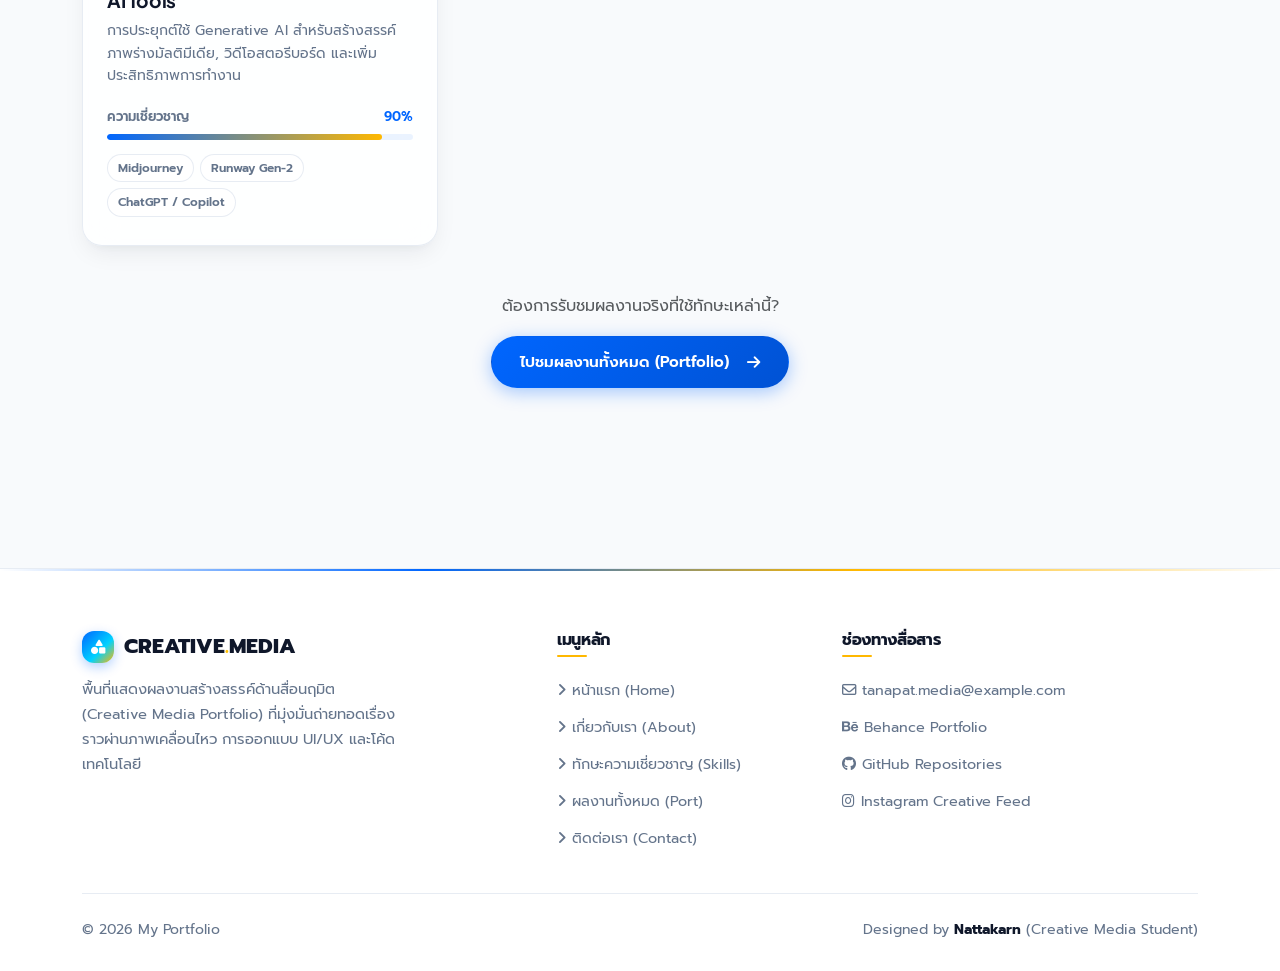
<file: skills.html>
<!DOCTYPE html>
<html lang="th" data-bs-theme="dark">
<head>
  <meta charset="UTF-8">
  <meta name="viewport" content="width=device-width, initial-scale=1.0">
  <title>ทักษะความเชี่ยวชาญ (Skills) | Creative Media Student Portfolio</title>
  
  <!-- SEO Meta Tags -->
  <meta name="description" content="ทักษะความเชี่ยวชาญด้านสื่อนฤมิต (Creative Media) ครอบคลุม Graphic Design, Video Editing, Motion Graphics, UI/UX, Web Coding และ AI Tools">
  <meta name="keywords" content="Skills, ทักษะ, Graphic Design, Photography, Video Editing, Motion Graphic, UI/UX, HTML5, CSS3, JavaScript, AI Tools">
  <meta name="author" content="Your Name">

  <!-- Favicon -->
  <link rel="icon" type="image/svg+xml" href="assets/images/logo.svg">

  <!-- Google Fonts: Plus Jakarta Sans & Prompt -->
  <link rel="preconnect" href="https://fonts.googleapis.com">
  <link rel="preconnect" href="https://fonts.gstatic.com" crossorigin>
  <link href="https://fonts.googleapis.com/css2?family=Plus+Jakarta+Sans:wght@400;500;600;700;800&family=Prompt:wght@300;400;500;600;700&display=swap" rel="stylesheet">

  <!-- Font Awesome 6.6.0 via CDN -->
  <link rel="stylesheet" href="https://cdnjs.cloudflare.com/ajax/libs/font-awesome/6.6.0/css/all.min.css" crossorigin="anonymous" referrerpolicy="no-referrer" />

  <!-- Bootstrap 5.3.3 CSS via CDN -->
  <link href="https://cdn.jsdelivr.net/npm/bootstrap@5.3.3/dist/css/bootstrap.min.css" rel="stylesheet" crossorigin="anonymous">

  <!-- Custom Modular Stylesheets -->
  <link rel="stylesheet" href="assets/css/variables.css">
  <link rel="stylesheet" href="assets/css/main.css">
  <link rel="stylesheet" href="assets/css/navbar.css">
  <link rel="stylesheet" href="assets/css/skills.css">
  <link rel="stylesheet" href="assets/css/footer.css">
</head>
<body>

  <!-- Preloader Screen -->
  <div id="preloader" aria-hidden="true">
    <div class="loader-spinner"></div>
    <div class="loader-brand text-gradient-blue-yellow">CREATIVE MEDIA</div>
    <span class="text-muted small mt-2">กำลังโหลดทักษะความเชี่ยวชาญ...</span>
  </div>

  <!-- Ambient Glowing Background Orbs -->
  <div class="bg-ambient-layer" aria-hidden="true">
    <div class="ambient-orb orb-1"></div>
    <div class="ambient-orb orb-2"></div>
    <div class="ambient-orb orb-3"></div>
  </div>

  <!-- 1. NAVIGATION BAR -->
  <header class="custom-navbar">
    <div class="container navbar-container">
      <a href="index.html" class="navbar-brand-link" aria-label="Creative Media Portfolio Home">
        <div class="brand-icon-box">
          <i class="fa-solid fa-shapes"></i>
        </div>
        <div>
          <span class="brand-text-name">CREATIVE<span class="brand-accent-dot">.</span>MEDIA</span>
        </div>
      </a>

      <!-- Navigation Menu -->
      <nav class="nav-menu-wrapper" id="navMenuWrapper" aria-label="Main Navigation">
        <ul class="navbar-nav-list">
          <li>
            <a href="index.html" class="custom-nav-link">
              <i class="fa-solid fa-house me-1 d-lg-none"></i> หน้าแรก
            </a>
          </li>
          <li>
            <a href="about.html" class="custom-nav-link">
              <i class="fa-solid fa-user me-1 d-lg-none"></i> เกี่ยวกับเรา
            </a>
          </li>
          <li>
            <a href="skills.html" class="custom-nav-link active">
              <i class="fa-solid fa-bolt me-1 d-lg-none"></i> ทักษะความเชี่ยวชาญ
            </a>
          </li>
          <li>
            <a href="port.html" class="custom-nav-link">
              <i class="fa-solid fa-layer-group me-1 d-lg-none"></i> ผลงาน
            </a>
          </li>
          <li>
            <a href="contact.html" class="custom-nav-link">
              <i class="fa-solid fa-paper-plane me-1 d-lg-none"></i> ติดต่อ
            </a>
          </li>
        </ul>

        <div class="mobile-actions-wrapper d-lg-none">
          <span class="text-muted small">สลับโหมดการแสดงผล</span>
          <button class="theme-switch-btn" type="button" aria-label="Toggle theme">
            <i class="fa-solid fa-moon"></i>
          </button>
        </div>
      </nav>

      <!-- Right Side Actions -->
      <div class="d-flex align-items-center gap-3">
        <button class="theme-switch-btn d-none d-lg-flex" type="button" aria-label="Toggle theme" title="สลับโหมด Dark/Light">
          <i class="fa-solid fa-moon"></i>
        </button>

        <a href="contact.html" class="btn-creative-yellow d-none d-md-inline-flex py-2 px-3 small">
          <i class="fa-solid fa-comments"></i> พูดคุยโปรเจกต์
        </a>

        <button class="mobile-nav-toggle" type="button" aria-label="Open navigation menu" aria-expanded="false">
          <i class="fa-solid fa-bars"></i>
        </button>
      </div>
    </div>
  </header>

  <!-- MAIN CONTENT: SKILLS SECTION -->
  <main class="page-main-wrap">
    <section class="skills-section pt-0">
      <div class="container">
        <!-- Page Title Header -->
        <div class="page-hero-banner reveal-init reveal-fade-up">
          <span class="section-badge badge-yellow">
            <i class="fa-solid fa-code"></i> ความเชี่ยวชาญ &amp; เครื่องมือ
          </span>
          <h1 class="section-heading">ทักษะและความสามารถ (Skills)</h1>
          <p class="section-subheading">
            รวบรวมทักษะทั้ง 10 ด้านของการออกแบบสื่อดิจิทัล มัลติมีเดีย และการพัฒนาเว็บไซต์เชิงสร้างสรรค์
          </p>
        </div>

        <!-- Skills 10 Cards Grid -->
        <div class="skills-grid">
          <!-- 1. Graphic Design -->
          <div class="glass-card skill-card reveal-init reveal-fade-up delay-100">
            <div class="skill-icon-wrapper icon-type-blue">
              <i class="fa-solid fa-palette"></i>
            </div>
            <h3 class="skill-title">Graphic Design</h3>
            <p class="skill-desc">
              การจัดองค์ประกอบภาพ ทฤษฎีสี Typography, Corporate Identity และกราฟิกสำหรับสื่อดิจิทัล
            </p>
            <div class="skill-progress-wrap">
              <div class="skill-meta">
                <span>ความเชี่ยวชาญ</span>
                <span class="skill-pct">92%</span>
              </div>
              <div class="skill-bar-bg">
                <div class="skill-bar-fill" data-width="92%"></div>
              </div>
            </div>
            <div class="skill-tools-list">
              <span class="tool-badge">Photoshop</span>
              <span class="tool-badge">Illustrator</span>
              <span class="tool-badge">Indesign</span>
            </div>
          </div>

          <!-- 2. Photography -->
          <div class="glass-card skill-card reveal-init reveal-fade-up delay-150">
            <div class="skill-icon-wrapper icon-type-yellow">
              <i class="fa-solid fa-camera-retro"></i>
            </div>
            <h3 class="skill-title">Photography</h3>
            <p class="skill-desc">
              การจัดแสงในสตูดิโอ ภาพบุคคล (Portrait), งานอีเวนต์ และกระบวนการตกแต่งไฟล์ภาพแบบมืออาชีพ
            </p>
            <div class="skill-progress-wrap">
              <div class="skill-meta">
                <span>ความเชี่ยวชาญ</span>
                <span class="skill-pct">88%</span>
              </div>
              <div class="skill-bar-bg">
                <div class="skill-bar-fill" data-width="88%"></div>
              </div>
            </div>
            <div class="skill-tools-list">
              <span class="tool-badge">Studio Lighting</span>
              <span class="tool-badge">Lightroom</span>
              <span class="tool-badge">RAW Workflow</span>
            </div>
          </div>

          <!-- 3. Video Editing -->
          <div class="glass-card skill-card reveal-init reveal-fade-up delay-200">
            <div class="skill-icon-wrapper icon-type-blue">
              <i class="fa-solid fa-film"></i>
            </div>
            <h3 class="skill-title">Video Editing</h3>
            <p class="skill-desc">
              การเล่าเรื่องผ่านจังหวะตัดต่อ (Pacing), การตัดต่อเสียง (Sound Design) และ Color Grading สไตล์ภาพยนตร์
            </p>
            <div class="skill-progress-wrap">
              <div class="skill-meta">
                <span>ความเชี่ยวชาญ</span>
                <span class="skill-pct">90%</span>
              </div>
              <div class="skill-bar-bg">
                <div class="skill-bar-fill" data-width="90%"></div>
              </div>
            </div>
            <div class="skill-tools-list">
              <span class="tool-badge">Premiere Pro</span>
              <span class="tool-badge">DaVinci Resolve</span>
              <span class="tool-badge">Color Grading</span>
            </div>
          </div>

          <!-- 4. Motion Graphic -->
          <div class="glass-card skill-card reveal-init reveal-fade-up delay-250">
            <div class="skill-icon-wrapper icon-type-yellow">
              <i class="fa-solid fa-wand-magic-sparkles"></i>
            </div>
            <h3 class="skill-title">Motion Graphic</h3>
            <p class="skill-desc">
              การสร้างแอนิเมชันกราฟิก 2D/3D, Kinetic Typography, Title Sequence และ Visual Effects (VFX)
            </p>
            <div class="skill-progress-wrap">
              <div class="skill-meta">
                <span>ความเชี่ยวชาญ</span>
                <span class="skill-pct">87%</span>
              </div>
              <div class="skill-bar-bg">
                <div class="skill-bar-fill" data-width="87%"></div>
              </div>
            </div>
            <div class="skill-tools-list">
              <span class="tool-badge">After Effects</span>
              <span class="tool-badge">Cinema 4D</span>
              <span class="tool-badge">Blender 3D</span>
            </div>
          </div>

          <!-- 5. UI/UX Design -->
          <div class="glass-card skill-card reveal-init reveal-fade-up delay-300">
            <div class="skill-icon-wrapper icon-type-blue">
              <i class="fa-solid fa-compass-drafting"></i>
            </div>
            <h3 class="skill-title">UI/UX Design</h3>
            <p class="skill-desc">
              การทำ User Research, Wireframing, Interactive Prototyping, Design Systems และ Usability Testing
            </p>
            <div class="skill-progress-wrap">
              <div class="skill-meta">
                <span>ความเชี่ยวชาญ</span>
                <span class="skill-pct">93%</span>
              </div>
              <div class="skill-bar-bg">
                <div class="skill-bar-fill" data-width="93%"></div>
              </div>
            </div>
            <div class="skill-tools-list">
              <span class="tool-badge">Figma</span>
              <span class="tool-badge">Design Systems</span>
              <span class="tool-badge">Prototyping</span>
            </div>
          </div>

          <!-- 6. Web Design -->
          <div class="glass-card skill-card reveal-init reveal-fade-up delay-350">
            <div class="skill-icon-wrapper icon-type-yellow">
              <i class="fa-solid fa-desktop"></i>
            </div>
            <h3 class="skill-title">Web Design</h3>
            <p class="skill-desc">
              การออกแบบโครงสร้างเว็บไซต์แบบ Responsive, Visual Hierarchy, Web Typography และ Mobile-first approach
            </p>
            <div class="skill-progress-wrap">
              <div class="skill-meta">
                <span>ความเชี่ยวชาญ</span>
                <span class="skill-pct">89%</span>
              </div>
              <div class="skill-bar-bg">
                <div class="skill-bar-fill" data-width="89%"></div>
              </div>
            </div>
            <div class="skill-tools-list">
              <span class="tool-badge">Responsive</span>
              <span class="tool-badge">Design-to-Code</span>
              <span class="tool-badge">Wireframes</span>
            </div>
          </div>

          <!-- 7. HTML5 -->
          <div class="glass-card skill-card reveal-init reveal-fade-up delay-400">
            <div class="skill-icon-wrapper icon-type-blue">
              <i class="fa-brands fa-html5"></i>
            </div>
            <h3 class="skill-title">HTML5</h3>
            <p class="skill-desc">
              การเขียนโครงสร้าง Semantic HTML ที่ถูกต้องตามมาตรฐาน W3C, Web Accessibility (a11y) และ SEO Best Practices
            </p>
            <div class="skill-progress-wrap">
              <div class="skill-meta">
                <span>ความเชี่ยวชาญ</span>
                <span class="skill-pct">95%</span>
              </div>
              <div class="skill-bar-bg">
                <div class="skill-bar-fill" data-width="95%"></div>
              </div>
            </div>
            <div class="skill-tools-list">
              <span class="tool-badge">Semantic Web</span>
              <span class="tool-badge">Accessibility</span>
              <span class="tool-badge">SEO Friendly</span>
            </div>
          </div>

          <!-- 8. CSS3 -->
          <div class="glass-card skill-card reveal-init reveal-fade-up delay-450">
            <div class="skill-icon-wrapper icon-type-yellow">
              <i class="fa-brands fa-css3-alt"></i>
            </div>
            <h3 class="skill-title">CSS3</h3>
            <p class="skill-desc">
              Flexbox, CSS Grid, Glassmorphism, Keyframe Animations, CSS Variables และ Bootstrap Framework
            </p>
            <div class="skill-progress-wrap">
              <div class="skill-meta">
                <span>ความเชี่ยวชาญ</span>
                <span class="skill-pct">92%</span>
              </div>
              <div class="skill-bar-bg">
                <div class="skill-bar-fill" data-width="92%"></div>
              </div>
            </div>
            <div class="skill-tools-list">
              <span class="tool-badge">Bootstrap 5</span>
              <span class="tool-badge">Flex &amp; Grid</span>
              <span class="tool-badge">Animations</span>
            </div>
          </div>

          <!-- 9. JavaScript -->
          <div class="glass-card skill-card reveal-init reveal-fade-up delay-500">
            <div class="skill-icon-wrapper icon-type-blue">
              <i class="fa-brands fa-js"></i>
            </div>
            <h3 class="skill-title">JavaScript</h3>
            <p class="skill-desc">
              Modern ES6+, DOM Manipulation, Interactive UI Widgets, Event Handling, Canvas API และ Web Animations
            </p>
            <div class="skill-progress-wrap">
              <div class="skill-meta">
                <span>ความเชี่ยวชาญ</span>
                <span class="skill-pct">84%</span>
              </div>
              <div class="skill-bar-bg">
                <div class="skill-bar-fill" data-width="84%"></div>
              </div>
            </div>
            <div class="skill-tools-list">
              <span class="tool-badge">ES6+</span>
              <span class="tool-badge">DOM Scripting</span>
              <span class="tool-badge">Interactive UI</span>
            </div>
          </div>

          <!-- 10. AI Tools -->
          <div class="glass-card skill-card reveal-init reveal-fade-up delay-500">
            <div class="skill-icon-wrapper icon-type-yellow">
              <i class="fa-solid fa-brain"></i>
            </div>
            <h3 class="skill-title">AI Tools</h3>
            <p class="skill-desc">
              การประยุกต์ใช้ Generative AI สำหรับสร้างสรรค์ภาพร่างมัลติมีเดีย, วิดีโอสตอรีบอร์ด และเพิ่มประสิทธิภาพการทำงาน
            </p>
            <div class="skill-progress-wrap">
              <div class="skill-meta">
                <span>ความเชี่ยวชาญ</span>
                <span class="skill-pct">90%</span>
              </div>
              <div class="skill-bar-bg">
                <div class="skill-bar-fill" data-width="90%"></div>
              </div>
            </div>
            <div class="skill-tools-list">
              <span class="tool-badge">Midjourney</span>
              <span class="tool-badge">Runway Gen-2</span>
              <span class="tool-badge">ChatGPT / Copilot</span>
            </div>
          </div>
        </div>

        <!-- Next Navigation Prompt CTA -->
        <div class="text-center mt-5 reveal-init reveal-fade-up">
          <p class="text-muted mb-3">ต้องการรับชมผลงานจริงที่ใช้ทักษะเหล่านี้?</p>
          <a href="port.html" class="btn-creative-primary">
            <span>ไปชมผลงานทั้งหมด (Portfolio)</span>
            <i class="fa-solid fa-arrow-right ms-2"></i>
          </a>
        </div>
      </div>
    </section>
  </main>

  <!-- FOOTER -->
  <footer class="custom-footer">
    <div class="footer-top-accent"></div>

    <div class="container">
      <div class="row gy-4">
        <div class="col-lg-5 footer-brand-col">
          <div class="footer-brand-title">
            <div class="brand-icon-box" style="width: 32px; height: 32px; font-size: 0.9rem;">
              <i class="fa-solid fa-shapes"></i>
            </div>
            <span>CREATIVE<span class="text-warning">.</span>MEDIA</span>
          </div>
          <p class="footer-brand-bio">
            พื้นที่แสดงผลงานสร้างสรรค์ด้านสื่อนฤมิต (Creative Media Portfolio) ที่มุ่งมั่นถ่ายทอดเรื่องราวผ่านภาพเคลื่อนไหว การออกแบบ UI/UX และโค้ดเทคโนโลยี
          </p>
        </div>

        <div class="col-6 col-lg-3 footer-links-col">
          <h5>เมนูหลัก</h5>
          <ul class="footer-links-list">
            <li class="footer-link-item"><a href="index.html"><i class="fa-solid fa-angle-right"></i> หน้าแรก (Home)</a></li>
            <li class="footer-link-item"><a href="about.html"><i class="fa-solid fa-angle-right"></i> เกี่ยวกับเรา (About)</a></li>
            <li class="footer-link-item"><a href="skills.html"><i class="fa-solid fa-angle-right"></i> ทักษะความเชี่ยวชาญ (Skills)</a></li>
            <li class="footer-link-item"><a href="port.html"><i class="fa-solid fa-angle-right"></i> ผลงานทั้งหมด (Port)</a></li>
            <li class="footer-link-item"><a href="contact.html"><i class="fa-solid fa-angle-right"></i> ติดต่อเรา (Contact)</a></li>
          </ul>
        </div>

        <div class="col-6 col-lg-4 footer-links-col">
          <h5>ช่องทางสื่อสาร</h5>
          <ul class="footer-links-list">
            <li class="footer-link-item">
              <a href="mailto:tanapat.media@example.com"><i class="fa-regular fa-envelope"></i> tanapat.media@example.com</a>
            </li>
            <li class="footer-link-item">
              <a href="https://behance.net" target="_blank" rel="noopener noreferrer"><i class="fa-brands fa-behance"></i> Behance Portfolio</a>
            </li>
            <li class="footer-link-item">
              <a href="https://github.com" target="_blank" rel="noopener noreferrer"><i class="fa-brands fa-github"></i> GitHub Repositories</a>
            </li>
            <li class="footer-link-item">
              <a href="https://instagram.com" target="_blank" rel="noopener noreferrer"><i class="fa-brands fa-instagram"></i> Instagram Creative Feed</a>
            </li>
          </ul>
        </div>
      </div>

      <div class="footer-bottom-bar">
        <p class="footer-copyright">
          &copy; 2026 My Portfolio
        </p>
        <p class="footer-designer">
          Designed by <span>Nattakarn</span> (Creative Media Student)
        </p>
      </div>
    </div>
  </footer>

  <button type="button" id="scrollTopBtn" class="scroll-top-btn" aria-label="Scroll back to top" title="กลับขึ้นด้านบน">
    <i class="fa-solid fa-arrow-up"></i>
  </button>

  <script src="https://cdn.jsdelivr.net/npm/bootstrap@5.3.3/dist/js/bootstrap.bundle.min.js" crossorigin="anonymous"></script>
  <script src="assets/js/theme.js"></script>
  <script src="assets/js/navbar.js"></script>
  <script src="assets/js/animations.js"></script>
  <script src="assets/js/main.js"></script>
</body>
</html>
</file>
<file: assets/css/variables.css>
/* ==========================================================================
   VARIABLES & DESIGN TOKENS
   Creative Media Portfolio - Modern, Glassmorphism, Blue & Yellow Theme
   ========================================================================== */

:root {
  /* Primary Palette: Blue / Cyan (Professional & Tech) */
  --primary-50: #eff6ff;
  --primary-100: #dbeafe;
  --primary-200: #bfdbfe;
  --primary-300: #93c5fd;
  --primary-400: #60a5fa;
  --primary-500: #0066ff;
  --primary-600: #0052d4;
  --primary-700: #1d4ed8;
  --primary-800: #1e40af;
  --primary-900: #1e3a8a;
  --primary-cyan: #00d2ff;
  --primary-sky: #38bdf8;

  /* Accent Palette: Yellow / Amber (Creativity & Energy) */
  --accent-50: #fefce8;
  --accent-100: #fef9c3;
  --accent-200: #fef08a;
  --accent-300: #ffdd00;
  --accent-400: #ffb800;
  --accent-500: #f59e0b;
  --accent-600: #d97706;
  --accent-glow: rgba(255, 184, 0, 0.4);

  /* Gradients */
  --grad-primary: linear-gradient(135deg, #0052d4 0%, #4364f7 50%, #6fb1fc 100%);
  --grad-accent: linear-gradient(135deg, #ffdd00 0%, #ff9900 100%);
  --grad-blue-yellow: linear-gradient(135deg, #0066ff 0%, #00d2ff 60%, #ffb800 100%);
  --grad-mesh: radial-gradient(at 0% 0%, rgba(0, 102, 255, 0.15) 0px, transparent 50%),
               radial-gradient(at 100% 0%, rgba(255, 184, 0, 0.15) 0px, transparent 50%),
               radial-gradient(at 100% 100%, rgba(0, 210, 255, 0.12) 0px, transparent 50%),
               radial-gradient(at 0% 100%, rgba(255, 153, 0, 0.1) 0px, transparent 50%);

  /* Typography */
  --font-heading: 'Plus Jakarta Sans', 'Prompt', -apple-system, BlinkMacSystemFont, sans-serif;
  --font-body: 'Prompt', 'Plus Jakarta Sans', -apple-system, BlinkMacSystemFont, sans-serif;

  /* Spacing & Layout */
  --header-height: 80px;
  --section-padding: 100px 0;
  --radius-sm: 8px;
  --radius-md: 14px;
  --radius-lg: 20px;
  --radius-xl: 30px;
  --radius-full: 9999px;

  /* Transitions */
  --trans-fast: 0.2s cubic-bezier(0.4, 0, 0.2, 1);
  --trans-base: 0.3s cubic-bezier(0.4, 0, 0.2, 1);
  --trans-slow: 0.5s cubic-bezier(0.4, 0, 0.2, 1);
  --trans-spring: 0.5s cubic-bezier(0.175, 0.885, 0.32, 1.275);
}

/* ==========================================================================
   LIGHT THEME (Default or Selected)
   ========================================================================== */
[data-bs-theme="light"], :root {
  --bg-body: #f8fafc;
  --bg-surface: #ffffff;
  --bg-surface-glass: rgba(255, 255, 255, 0.75);
  --bg-card: rgba(255, 255, 255, 0.85);
  --bg-card-hover: rgba(255, 255, 255, 0.95);
  --bg-subtle: #f1f5f9;

  --text-main: #0f172a;
  --text-muted: #64748b;
  --text-light: #94a3b8;
  --text-inverse: #ffffff;

  --border-glass: rgba(226, 232, 240, 0.8);
  --border-focus: #0066ff;
  
  --shadow-sm: 0 2px 8px rgba(15, 23, 42, 0.05);
  --shadow-md: 0 10px 25px -5px rgba(15, 23, 42, 0.08), 0 8px 10px -6px rgba(15, 23, 42, 0.04);
  --shadow-lg: 0 20px 35px -8px rgba(0, 102, 255, 0.12), 0 10px 15px -5px rgba(15, 23, 42, 0.04);
  --shadow-glow-blue: 0 0 30px rgba(0, 102, 255, 0.25);
  --shadow-glow-yellow: 0 0 30px rgba(255, 184, 0, 0.3);

  --navbar-bg: rgba(255, 255, 255, 0.85);
  --modal-bg: rgba(255, 255, 255, 0.95);
}

/* ==========================================================================
   DARK THEME (Creative Cyber/Modern Studio Aesthetic)
   ========================================================================== */
[data-bs-theme="dark"] {
  --bg-body: #090d16;
  --bg-surface: #0f172a;
  --bg-surface-glass: rgba(15, 23, 42, 0.72);
  --bg-card: rgba(30, 41, 59, 0.6);
  --bg-card-hover: rgba(30, 41, 59, 0.85);
  --bg-subtle: #1e293b;

  --text-main: #f8fafc;
  --text-muted: #94a3b8;
  --text-light: #64748b;
  --text-inverse: #0f172a;

  --border-glass: rgba(255, 255, 255, 0.12);
  --border-focus: #00d2ff;

  --shadow-sm: 0 2px 8px rgba(0, 0, 0, 0.3);
  --shadow-md: 0 10px 30px rgba(0, 0, 0, 0.5);
  --shadow-lg: 0 20px 40px rgba(0, 0, 0, 0.7);
  --shadow-glow-blue: 0 0 35px rgba(0, 102, 255, 0.4);
  --shadow-glow-yellow: 0 0 35px rgba(255, 184, 0, 0.45);

  --navbar-bg: rgba(9, 13, 22, 0.82);
  --modal-bg: rgba(15, 23, 42, 0.95);
}
</file>
<file: assets/css/main.css>
/* ==========================================================================
   GLOBAL STYLES & CORE UTILITIES
   ========================================================================== */

* {
  margin: 0;
  padding: 0;
  box-sizing: border-box;
}

html {
  scroll-behavior: smooth;
  scroll-padding-top: 90px;
}

body {
  font-family: var(--font-body);
  background-color: var(--bg-body);
  color: var(--text-main);
  line-height: 1.7;
  overflow-x: hidden;
  transition: background-color var(--trans-base), color var(--trans-base);
  position: relative;
  min-height: 100vh;
}

/* Background Ambient Glow Orbs */
.bg-ambient-layer {
  position: fixed;
  top: 0;
  left: 0;
  width: 100vw;
  height: 100vh;
  pointer-events: none;
  z-index: -1;
  overflow: hidden;
}

.ambient-orb {
  position: absolute;
  border-radius: 50%;
  filter: blur(100px);
  opacity: 0.35;
  transition: opacity var(--trans-slow);
}

[data-bs-theme="dark"] .ambient-orb {
  opacity: 0.22;
}

.orb-1 {
  width: 500px;
  height: 500px;
  background: radial-gradient(circle, var(--primary-500) 0%, rgba(0, 210, 255, 0) 70%);
  top: -100px;
  left: -100px;
  animation: floatOrb 18s ease-in-out infinite alternate;
}

.orb-2 {
  width: 450px;
  height: 450px;
  background: radial-gradient(circle, var(--accent-400) 0%, rgba(255, 221, 0, 0) 70%);
  top: 40%;
  right: -100px;
  animation: floatOrb 22s ease-in-out infinite alternate-reverse;
}

.orb-3 {
  width: 550px;
  height: 550px;
  background: radial-gradient(circle, var(--primary-cyan) 0%, rgba(0, 102, 255, 0) 70%);
  bottom: -150px;
  left: 20%;
  animation: floatOrb 25s ease-in-out infinite alternate;
}

@keyframes floatOrb {
  0% { transform: translate(0, 0) scale(1); }
  50% { transform: translate(60px, 40px) scale(1.1); }
  100% { transform: translate(-40px, 80px) scale(0.95); }
}

/* Custom Scrollbar */
::-webkit-scrollbar {
  width: 10px;
}
::-webkit-scrollbar-track {
  background: var(--bg-body);
}
::-webkit-scrollbar-thumb {
  background: linear-gradient(180deg, var(--primary-500), var(--accent-400));
  border-radius: var(--radius-full);
  border: 2px solid var(--bg-body);
}
::-webkit-scrollbar-thumb:hover {
  background: linear-gradient(180deg, var(--primary-cyan), var(--accent-300));
}

/* Typography Helpers */
h1, h2, h3, h4, h5, h6, .brand-font {
  font-family: var(--font-heading);
  font-weight: 700;
  color: var(--text-main);
  letter-spacing: -0.02em;
}

.text-gradient-blue-yellow {
  background: linear-gradient(135deg, var(--primary-500) 0%, var(--primary-cyan) 50%, var(--accent-400) 100%);
  -webkit-background-clip: text;
  -webkit-text-fill-color: transparent;
  background-clip: text;
}

.text-gradient-yellow {
  background: linear-gradient(135deg, var(--accent-300) 0%, var(--accent-500) 100%);
  -webkit-background-clip: text;
  -webkit-text-fill-color: transparent;
  background-clip: text;
}

.section-title-wrap {
  text-align: center;
  margin-bottom: 3.5rem;
  position: relative;
}

.section-badge {
  display: inline-flex;
  align-items: center;
  gap: 8px;
  padding: 6px 18px;
  background: rgba(0, 102, 255, 0.08);
  border: 1px solid rgba(0, 102, 255, 0.25);
  border-radius: var(--radius-full);
  font-size: 0.85rem;
  font-weight: 600;
  color: var(--primary-500);
  text-transform: uppercase;
  letter-spacing: 1.5px;
  margin-bottom: 1rem;
}

[data-bs-theme="dark"] .section-badge {
  background: rgba(0, 210, 255, 0.12);
  border-color: rgba(0, 210, 255, 0.3);
  color: var(--primary-cyan);
}

.section-badge.badge-yellow {
  background: rgba(255, 184, 0, 0.12);
  border-color: rgba(255, 184, 0, 0.3);
  color: var(--accent-500);
}

.section-heading {
  font-size: clamp(2rem, 4vw, 2.75rem);
  font-weight: 800;
  margin-bottom: 0.75rem;
}

/* Subpage Wrapper for Multi-Page layout */
.page-main-wrap {
  padding-top: calc(var(--header-height) + 30px);
  padding-bottom: 80px;
  min-height: calc(100vh - 250px);
}

.page-hero-banner {
  text-align: center;
  padding: 40px 0 20px;
  margin-bottom: 30px;
}


/* ==========================================================================
   GLASSMORPHISM CORE COMPONENTS
   ========================================================================== */
.glass-card {
  background: var(--bg-card);
  backdrop-filter: blur(16px);
  -webkit-backdrop-filter: blur(16px);
  border: 1px solid var(--border-glass);
  border-radius: var(--radius-lg);
  box-shadow: var(--shadow-md);
  transition: transform var(--trans-base), box-shadow var(--trans-base), border-color var(--trans-base);
}

.glass-card:hover {
  transform: translateY(-6px);
  box-shadow: var(--shadow-lg);
  border-color: rgba(0, 102, 255, 0.35);
}

.glass-pill {
  background: var(--bg-surface-glass);
  backdrop-filter: blur(12px);
  -webkit-backdrop-filter: blur(12px);
  border: 1px solid var(--border-glass);
  border-radius: var(--radius-full);
}

/* ==========================================================================
   BUTTONS (MODERN, CREATIVE, GRADIENT)
   ========================================================================== */
.btn-creative-primary {
  display: inline-flex;
  align-items: center;
  justify-content: center;
  gap: 10px;
  padding: 12px 28px;
  font-weight: 600;
  font-size: 0.95rem;
  border-radius: var(--radius-full);
  background: linear-gradient(135deg, var(--primary-500) 0%, var(--primary-600) 100%);
  color: #ffffff;
  border: 1px solid transparent;
  box-shadow: 0 4px 18px rgba(0, 102, 255, 0.35);
  transition: all var(--trans-base);
  text-decoration: none;
  position: relative;
  overflow: hidden;
  z-index: 1;
}

.btn-creative-primary::before {
  content: '';
  position: absolute;
  top: 0;
  left: -100%;
  width: 100%;
  height: 100%;
  background: linear-gradient(90deg, transparent, rgba(255, 255, 255, 0.25), transparent);
  transition: left 0.6s ease;
  z-index: -1;
}

.btn-creative-primary:hover {
  color: #ffffff;
  transform: translateY(-3px);
  box-shadow: 0 8px 24px rgba(0, 102, 255, 0.5);
}

.btn-creative-primary:hover::before {
  left: 100%;
}

.btn-creative-yellow {
  display: inline-flex;
  align-items: center;
  justify-content: center;
  gap: 10px;
  padding: 12px 28px;
  font-weight: 700;
  font-size: 0.95rem;
  border-radius: var(--radius-full);
  background: linear-gradient(135deg, var(--accent-300) 0%, var(--accent-400) 100%);
  color: #0f172a;
  border: 1px solid transparent;
  box-shadow: 0 4px 18px rgba(255, 184, 0, 0.4);
  transition: all var(--trans-base);
  text-decoration: none;
}

.btn-creative-yellow:hover {
  color: #0f172a;
  transform: translateY(-3px) scale(1.02);
  box-shadow: 0 8px 26px rgba(255, 184, 0, 0.6);
}

.btn-creative-outline {
  display: inline-flex;
  align-items: center;
  justify-content: center;
  gap: 10px;
  padding: 12px 28px;
  font-weight: 600;
  font-size: 0.95rem;
  border-radius: var(--radius-full);
  background: var(--bg-surface-glass);
  backdrop-filter: blur(8px);
  color: var(--text-main);
  border: 1.5px solid var(--border-glass);
  transition: all var(--trans-base);
  text-decoration: none;
}

.btn-creative-outline:hover {
  color: var(--primary-500);
  border-color: var(--primary-500);
  background: rgba(0, 102, 255, 0.08);
  transform: translateY(-3px);
}

[data-bs-theme="dark"] .btn-creative-outline:hover {
  color: var(--primary-cyan);
  border-color: var(--primary-cyan);
  background: rgba(0, 210, 255, 0.12);
}

/* ==========================================================================
   SCROLL REVEAL ANIMATIONS
   ========================================================================== */
.reveal-init {
  opacity: 0;
  transition: opacity 0.8s cubic-bezier(0.2, 0.8, 0.2, 1), transform 0.8s cubic-bezier(0.2, 0.8, 0.2, 1);
  will-change: opacity, transform;
}

.reveal-fade-up {
  transform: translateY(35px);
}

.reveal-fade-left {
  transform: translateX(-40px);
}

.reveal-fade-right {
  transform: translateX(40px);
}

.reveal-zoom-in {
  transform: scale(0.92);
}

.reveal-visible {
  opacity: 1;
  transform: translate(0, 0) scale(1);
}

/* Delay helpers */
.delay-100 { transition-delay: 0.1s; }
.delay-200 { transition-delay: 0.2s; }
.delay-300 { transition-delay: 0.3s; }
.delay-400 { transition-delay: 0.4s; }
.delay-500 { transition-delay: 0.5s; }

/* ==========================================================================
   SCROLL TO TOP BUTTON
   ========================================================================== */
.scroll-top-btn {
  position: fixed;
  bottom: 30px;
  right: 30px;
  width: 48px;
  height: 48px;
  border-radius: 50%;
  background: var(--bg-card);
  backdrop-filter: blur(12px);
  border: 1.5px solid var(--border-glass);
  color: var(--primary-500);
  display: flex;
  align-items: center;
  justify-content: center;
  font-size: 1.2rem;
  box-shadow: var(--shadow-md);
  cursor: pointer;
  z-index: 990;
  opacity: 0;
  visibility: hidden;
  transform: translateY(20px);
  transition: all var(--trans-base);
}

[data-bs-theme="dark"] .scroll-top-btn {
  color: var(--accent-300);
}

.scroll-top-btn.active {
  opacity: 1;
  visibility: visible;
  transform: translateY(0);
}

.scroll-top-btn:hover {
  background: var(--primary-500);
  color: #ffffff;
  border-color: var(--primary-500);
  transform: translateY(-4px);
  box-shadow: 0 8px 20px rgba(0, 102, 255, 0.4);
}

/* ==========================================================================
   PRELOADER / LOADING ANIMATION
   ========================================================================== */
#preloader {
  position: fixed;
  top: 0;
  left: 0;
  width: 100vw;
  height: 100vh;
  background-color: var(--bg-body);
  display: flex;
  align-items: center;
  justify-content: center;
  flex-direction: column;
  z-index: 99999;
  transition: opacity 0.6s ease, visibility 0.6s ease;
}

#preloader.loaded {
  opacity: 0;
  visibility: hidden;
}

.loader-spinner {
  width: 65px;
  height: 65px;
  border: 4px solid rgba(0, 102, 255, 0.15);
  border-top-color: var(--primary-500);
  border-right-color: var(--accent-400);
  border-radius: 50%;
  animation: spin 1s linear infinite;
  margin-bottom: 1.25rem;
}

.loader-brand {
  font-family: var(--font-heading);
  font-weight: 800;
  letter-spacing: 2px;
  font-size: 1.1rem;
}

@keyframes spin {
  to { transform: rotate(360deg); }
}
</file>
<file: assets/css/navbar.css>
/* ==========================================================================
   NAVIGATION BAR (STICKY, GLASSMORPHISM, RESPONSIVE, THEME SWITCHER)
   ========================================================================== */

.custom-navbar {
  position: fixed;
  top: 0;
  left: 0;
  width: 100%;
  height: var(--header-height);
  z-index: 1030;
  background: var(--navbar-bg);
  backdrop-filter: blur(20px);
  -webkit-backdrop-filter: blur(20px);
  border-bottom: 1px solid var(--border-glass);
  transition: all var(--trans-base);
}

.custom-navbar.scrolled {
  height: 70px;
  box-shadow: var(--shadow-sm);
  background: var(--navbar-bg);
}

.navbar-container {
  display: flex;
  align-items: center;
  justify-content: space-between;
  height: 100%;
}

/* Brand Logo */
.navbar-brand-link {
  display: flex;
  align-items: center;
  gap: 12px;
  text-decoration: none;
  font-family: var(--font-heading);
  font-weight: 800;
  font-size: 1.3rem;
  color: var(--text-main);
  transition: transform var(--trans-fast);
}

.navbar-brand-link:hover {
  transform: scale(1.02);
}

.brand-icon-box {
  width: 40px;
  height: 40px;
  border-radius: 12px;
  background: linear-gradient(135deg, var(--primary-500) 0%, var(--primary-cyan) 60%, var(--accent-400) 100%);
  display: flex;
  align-items: center;
  justify-content: center;
  color: #ffffff;
  font-size: 1.15rem;
  box-shadow: 0 4px 12px rgba(0, 102, 255, 0.3);
}

.brand-text-name {
  letter-spacing: -0.5px;
}

.brand-accent-dot {
  color: var(--accent-400);
}

/* Nav Links Menu */
.navbar-nav-list {
  display: flex;
  align-items: center;
  gap: 8px;
  list-style: none;
  margin: 0;
  padding: 0;
}

.custom-nav-link {
  position: relative;
  display: inline-block;
  padding: 8px 16px;
  font-size: 0.95rem;
  font-weight: 600;
  color: var(--text-muted);
  text-decoration: none;
  border-radius: var(--radius-full);
  transition: color var(--trans-fast), background var(--trans-fast);
}

.custom-nav-link:hover {
  color: var(--primary-500);
  background: rgba(0, 102, 255, 0.05);
}

[data-bs-theme="dark"] .custom-nav-link:hover {
  color: var(--primary-cyan);
  background: rgba(0, 210, 255, 0.08);
}

/* Active Nav State */
.custom-nav-link.active {
  color: var(--primary-500);
  font-weight: 700;
}

[data-bs-theme="dark"] .custom-nav-link.active {
  color: var(--accent-300);
}

.custom-nav-link::after {
  content: '';
  position: absolute;
  bottom: 0;
  left: 50%;
  transform: translateX(-50%);
  width: 0;
  height: 3px;
  border-radius: 2px;
  background: linear-gradient(90deg, var(--primary-500), var(--accent-400));
  transition: width var(--trans-base);
}

.custom-nav-link.active::after {
  width: 24px;
}

/* Theme Switcher Button */
.theme-switch-btn {
  width: 42px;
  height: 42px;
  border-radius: 50%;
  border: 1px solid var(--border-glass);
  background: var(--bg-surface-glass);
  color: var(--text-main);
  display: flex;
  align-items: center;
  justify-content: center;
  cursor: pointer;
  transition: all var(--trans-fast);
  font-size: 1.1rem;
}

.theme-switch-btn:hover {
  background: rgba(255, 184, 0, 0.15);
  color: var(--accent-500);
  border-color: var(--accent-400);
  transform: rotate(15deg);
}

/* Mobile Toggle Hamburger */
.mobile-nav-toggle {
  display: none;
  background: none;
  border: 1px solid var(--border-glass);
  width: 42px;
  height: 42px;
  border-radius: 12px;
  color: var(--text-main);
  font-size: 1.25rem;
  align-items: center;
  justify-content: center;
  cursor: pointer;
}

/* Responsive Navigation */
@media (max-width: 991.98px) {
  .mobile-nav-toggle {
    display: flex;
  }

  .nav-menu-wrapper {
    position: fixed;
    top: var(--header-height);
    left: 0;
    width: 100%;
    height: 0;
    overflow: hidden;
    background: var(--bg-surface);
    backdrop-filter: blur(24px);
    -webkit-backdrop-filter: blur(24px);
    border-bottom: 1px solid var(--border-glass);
    transition: height 0.35s ease;
    box-shadow: var(--shadow-lg);
  }

  .nav-menu-wrapper.show {
    height: calc(100vh - var(--header-height));
    overflow-y: auto;
  }

  .navbar-nav-list {
    flex-direction: column;
    align-items: stretch;
    padding: 24px 20px;
    gap: 8px;
  }

  .custom-nav-link {
    display: flex;
    align-items: center;
    justify-content: space-between;
    padding: 14px 20px;
    font-size: 1.1rem;
    border-radius: var(--radius-md);
  }

  .custom-nav-link::after {
    display: none;
  }

  .custom-nav-link.active {
    background: rgba(0, 102, 255, 0.1);
    color: var(--primary-500);
  }

  [data-bs-theme="dark"] .custom-nav-link.active {
    background: rgba(0, 210, 255, 0.12);
    color: var(--accent-300);
  }

  .mobile-actions-wrapper {
    padding: 20px;
    display: flex;
    align-items: center;
    justify-content: space-between;
    border-top: 1px solid var(--border-glass);
  }
}
</file>
<file: assets/css/hero.css>
/* ==========================================================================
   HERO SECTION (GRADIENT, ANIMATED ELEMENTS, PROFILE CARD, BADGES)
   ========================================================================== */

.hero-section {
  position: relative;
  min-height: 100vh;
  padding-top: calc(var(--header-height) + 40px);
  padding-bottom: 80px;
  display: flex;
  align-items: center;
  overflow: hidden;
}

/* Hero Background Gradient Overlay */
.hero-gradient-canvas {
  position: absolute;
  top: 0;
  left: 0;
  width: 100%;
  height: 100%;
  background: radial-gradient(circle at 10% 20%, rgba(0, 102, 255, 0.12) 0%, transparent 40%),
              radial-gradient(circle at 90% 80%, rgba(255, 184, 0, 0.12) 0%, transparent 45%);
  pointer-events: none;
  z-index: 0;
}

.hero-content {
  position: relative;
  z-index: 2;
}

/* Status Pill */
.hero-status-pill {
  display: inline-flex;
  align-items: center;
  gap: 10px;
  padding: 8px 18px;
  background: var(--bg-surface-glass);
  backdrop-filter: blur(12px);
  border: 1px solid rgba(0, 210, 255, 0.3);
  border-radius: var(--radius-full);
  margin-bottom: 1.5rem;
  box-shadow: var(--shadow-sm);
}

.pulse-dot {
  width: 10px;
  height: 10px;
  background-color: #10b981;
  border-radius: 50%;
  position: relative;
}

.pulse-dot::after {
  content: '';
  position: absolute;
  top: -4px;
  left: -4px;
  width: 18px;
  height: 18px;
  border-radius: 50%;
  background-color: rgba(16, 185, 129, 0.4);
  animation: pulseDot 2s infinite ease-out;
}

@keyframes pulseDot {
  0% { transform: scale(0.6); opacity: 1; }
  100% { transform: scale(1.6); opacity: 0; }
}

.status-text {
  font-size: 0.85rem;
  font-weight: 600;
  letter-spacing: 0.5px;
  color: var(--text-main);
}

/* Hero Headings */
.hero-greeting {
  font-size: 1.15rem;
  font-weight: 600;
  color: var(--primary-500);
  margin-bottom: 0.5rem;
  display: flex;
  align-items: center;
  gap: 8px;
}

[data-bs-theme="dark"] .hero-greeting {
  color: var(--primary-cyan);
}

.hero-title {
  font-size: clamp(2.5rem, 5.5vw, 4.2rem);
  font-weight: 800;
  line-height: 1.15;
  letter-spacing: -0.03em;
  margin-bottom: 1.25rem;
}

.hero-role {
  color: var(--text-main);
}

.hero-bio {
  font-size: clamp(1.05rem, 1.8vw, 1.25rem);
  color: var(--text-muted);
  line-height: 1.8;
  margin-bottom: 2.25rem;
  max-width: 580px;
}

.hero-cta-group {
  display: flex;
  align-items: center;
  flex-wrap: wrap;
  gap: 16px;
  margin-bottom: 2.5rem;
}

/* Hero Quick Stats in Left Column */
.hero-quick-stats {
  display: flex;
  align-items: center;
  gap: 24px;
  padding-top: 1.5rem;
  border-top: 1px solid var(--border-glass);
}

.stat-item h4 {
  font-size: 1.65rem;
  font-weight: 800;
  margin: 0;
  color: var(--text-main);
}

.stat-item p {
  font-size: 0.85rem;
  color: var(--text-muted);
  margin: 0;
}

/* Right Column: Hero Visual Showcase / Avatar */
.hero-visual-wrapper {
  position: relative;
  display: flex;
  justify-content: center;
  align-items: center;
  padding: 20px;
}

.avatar-frame {
  position: relative;
  width: 100%;
  max-width: 440px;
  aspect-ratio: 1 / 1;
  display: flex;
  align-items: center;
  justify-content: center;
}

.avatar-glow-ring {
  position: absolute;
  top: 0;
  left: 0;
  width: 100%;
  height: 100%;
  border-radius: 50%;
  background: linear-gradient(135deg, var(--primary-500), var(--primary-cyan), var(--accent-400));
  filter: blur(24px);
  opacity: 0.45;
  animation: spinGlow 14s linear infinite;
  z-index: 1;
}

@keyframes spinGlow {
  0% { transform: rotate(0deg) scale(0.96); }
  50% { transform: rotate(180deg) scale(1.04); }
  100% { transform: rotate(360deg) scale(0.96); }
}

.avatar-image-container {
  position: relative;
  z-index: 2;
  width: 90%;
  height: 90%;
  border-radius: 50%;
  padding: 8px;
  background: var(--bg-surface-glass);
  backdrop-filter: blur(16px);
  border: 2px solid rgba(255, 255, 255, 0.4);
  box-shadow: var(--shadow-lg);
  overflow: hidden;
  transition: transform var(--trans-spring);
}

.avatar-image-container:hover {
  transform: scale(1.03);
}

.avatar-image-container img {
  width: 100%;
  height: 100%;
  object-fit: cover;
  border-radius: 50%;
  display: block;
}

/* Floating Glass Badges around Avatar */
.floating-badge {
  position: absolute;
  z-index: 3;
  padding: 12px 18px;
  background: var(--bg-card);
  backdrop-filter: blur(16px);
  -webkit-backdrop-filter: blur(16px);
  border: 1px solid var(--border-glass);
  border-radius: var(--radius-md);
  box-shadow: var(--shadow-md);
  display: flex;
  align-items: center;
  gap: 12px;
  animation: floatItem 6s ease-in-out infinite;
  transition: transform var(--trans-base);
}

.floating-badge:hover {
  transform: scale(1.08) translateY(-4px) !important;
}

.floating-badge-1 {
  top: 10%;
  left: -20px;
  animation-delay: 0s;
}

.floating-badge-2 {
  bottom: 8%;
  right: -15px;
  animation-delay: 2.5s;
}

@keyframes floatItem {
  0%, 100% { transform: translateY(0px); }
  50% { transform: translateY(-12px); }
}

.badge-icon-box {
  width: 38px;
  height: 38px;
  border-radius: 10px;
  display: flex;
  align-items: center;
  justify-content: center;
  font-size: 1.15rem;
}

.badge-icon-blue {
  background: rgba(0, 102, 255, 0.15);
  color: var(--primary-500);
}

.badge-icon-yellow {
  background: rgba(255, 184, 0, 0.2);
  color: var(--accent-500);
}

.badge-text-primary {
  font-size: 0.9rem;
  font-weight: 700;
  margin: 0;
  color: var(--text-main);
}

.badge-text-secondary {
  font-size: 0.75rem;
  color: var(--text-muted);
  margin: 0;
}

/* Responsive adjustments */
@media (max-width: 991.98px) {
  .hero-section {
    padding-top: calc(var(--header-height) + 20px);
    text-align: center;
  }
  .hero-bio {
    margin-left: auto;
    margin-right: auto;
  }
  .hero-cta-group {
    justify-content: center;
  }
  .hero-quick-stats {
    justify-content: center;
  }
  .hero-visual-wrapper {
    margin-top: 40px;
  }
  .floating-badge-1 {
    left: 10px;
  }
  .floating-badge-2 {
    right: 10px;
  }
}
</file>
<file: assets/css/footer.css>
/* ==========================================================================
   FOOTER SECTION
   ========================================================================== */

.custom-footer {
  position: relative;
  background: var(--bg-surface);
  border-top: 1px solid var(--border-glass);
  padding: 60px 0 30px;
  overflow: hidden;
}

.footer-top-accent {
  position: absolute;
  top: 0;
  left: 0;
  width: 100%;
  height: 2px;
  background: linear-gradient(90deg, transparent, var(--primary-500), var(--accent-400), transparent);
}

.footer-brand-col {
  margin-bottom: 30px;
}

.footer-brand-title {
  display: flex;
  align-items: center;
  gap: 10px;
  font-size: 1.3rem;
  font-weight: 800;
  color: var(--text-main);
  margin-bottom: 12px;
}

.footer-brand-bio {
  color: var(--text-muted);
  font-size: 0.92rem;
  line-height: 1.7;
  max-width: 320px;
}

.footer-links-col h5 {
  font-size: 1rem;
  font-weight: 700;
  margin-bottom: 20px;
  color: var(--text-main);
  position: relative;
  padding-bottom: 8px;
}

.footer-links-col h5::after {
  content: '';
  position: absolute;
  bottom: 0;
  left: 0;
  width: 30px;
  height: 2px;
  background: var(--accent-400);
  border-radius: 1px;
}

.footer-links-list {
  list-style: none;
  padding: 0;
  margin: 0;
  display: flex;
  flex-direction: column;
  gap: 10px;
}

.footer-link-item a {
  color: var(--text-muted);
  text-decoration: none;
  font-size: 0.9rem;
  transition: all var(--trans-fast);
  display: inline-flex;
  align-items: center;
  gap: 6px;
}

.footer-link-item a:hover {
  color: var(--primary-500);
  transform: translateX(4px);
}

[data-bs-theme="dark"] .footer-link-item a:hover {
  color: var(--accent-300);
}

.footer-bottom-bar {
  margin-top: 40px;
  padding-top: 24px;
  border-top: 1px solid var(--border-glass);
  display: flex;
  align-items: center;
  justify-content: space-between;
  flex-wrap: wrap;
  gap: 15px;
}

.footer-copyright {
  font-size: 0.88rem;
  color: var(--text-muted);
  margin: 0;
}

.footer-designer {
  font-size: 0.88rem;
  color: var(--text-muted);
  margin: 0;
}

.footer-designer span {
  font-weight: 700;
  color: var(--text-main);
}
</file>
<file: assets/css/about.css>
/* ==========================================================================
   ABOUT ME SECTION (BIO, EDUCATION, INTERESTS, CAREER GOALS)
   ========================================================================== */

.about-section {
  padding: var(--section-padding);
  position: relative;
}

/* About Intro Card */
.about-intro-card {
  padding: 40px;
  margin-bottom: 30px;
  position: relative;
  overflow: hidden;
}

.about-intro-card::before {
  content: '';
  position: absolute;
  top: 0;
  left: 0;
  width: 5px;
  height: 100%;
  background: linear-gradient(180deg, var(--primary-500), var(--accent-400));
}

.about-quote {
  font-size: 1.25rem;
  font-weight: 600;
  line-height: 1.7;
  color: var(--text-main);
  margin-bottom: 1.5rem;
}

.about-desc-para {
  color: var(--text-muted);
  font-size: 1rem;
  line-height: 1.8;
  margin-bottom: 1.5rem;
}

/* Info Grid Cards */
.info-card {
  padding: 30px;
  height: 100%;
  display: flex;
  flex-direction: column;
}

.info-card-header {
  display: flex;
  align-items: center;
  gap: 14px;
  margin-bottom: 24px;
}

.info-header-icon {
  width: 48px;
  height: 48px;
  border-radius: var(--radius-md);
  display: flex;
  align-items: center;
  justify-content: center;
  font-size: 1.35rem;
}

.info-header-icon.icon-blue {
  background: rgba(0, 102, 255, 0.12);
  color: var(--primary-500);
  border: 1px solid rgba(0, 102, 255, 0.25);
}

.info-header-icon.icon-yellow {
  background: rgba(255, 184, 0, 0.15);
  color: var(--accent-500);
  border: 1px solid rgba(255, 184, 0, 0.3);
}

.info-header-title {
  font-size: 1.3rem;
  font-weight: 700;
  margin: 0;
}

/* Education Timeline */
.education-timeline {
  position: relative;
  padding-left: 24px;
}

.education-timeline::before {
  content: '';
  position: absolute;
  top: 8px;
  bottom: 8px;
  left: 6px;
  width: 2px;
  background: linear-gradient(180deg, var(--primary-500), var(--accent-400));
  border-radius: 1px;
}

.timeline-item {
  position: relative;
  margin-bottom: 24px;
}

.timeline-item:last-child {
  margin-bottom: 0;
}

.timeline-dot {
  position: absolute;
  left: -24px;
  top: 6px;
  width: 14px;
  height: 14px;
  border-radius: 50%;
  background: var(--bg-surface);
  border: 3px solid var(--primary-500);
  box-shadow: 0 0 10px rgba(0, 102, 255, 0.4);
}

.timeline-item:nth-child(even) .timeline-dot {
  border-color: var(--accent-400);
  box-shadow: 0 0 10px rgba(255, 184, 0, 0.4);
}

.timeline-badge {
  display: inline-block;
  padding: 3px 10px;
  font-size: 0.75rem;
  font-weight: 700;
  border-radius: var(--radius-full);
  background: rgba(0, 102, 255, 0.1);
  color: var(--primary-500);
  margin-bottom: 6px;
}

[data-bs-theme="dark"] .timeline-badge {
  background: rgba(0, 210, 255, 0.15);
  color: var(--primary-cyan);
}

.timeline-title {
  font-size: 1.05rem;
  font-weight: 700;
  margin-bottom: 4px;
  color: var(--text-main);
}

.timeline-subtitle {
  font-size: 0.9rem;
  color: var(--text-muted);
  margin-bottom: 6px;
}

.timeline-desc {
  font-size: 0.85rem;
  color: var(--text-muted);
  line-height: 1.6;
  margin: 0;
}

/* Interests Tags Cloud */
.interests-grid {
  display: flex;
  flex-wrap: wrap;
  gap: 10px;
  margin-bottom: 20px;
}

.interest-tag {
  display: inline-flex;
  align-items: center;
  gap: 8px;
  padding: 8px 16px;
  background: var(--bg-surface-glass);
  border: 1px solid var(--border-glass);
  border-radius: var(--radius-full);
  font-size: 0.88rem;
  font-weight: 600;
  color: var(--text-main);
  transition: all var(--trans-fast);
}

.interest-tag i {
  color: var(--accent-400);
  transition: transform var(--trans-fast);
}

.interest-tag:hover {
  background: rgba(0, 102, 255, 0.1);
  border-color: var(--primary-500);
  color: var(--primary-500);
  transform: translateY(-2px);
}

.interest-tag:hover i {
  transform: scale(1.2);
}

/* Career Goals Card */
.goals-highlight-box {
  margin-top: auto;
  padding: 20px;
  background: linear-gradient(135deg, rgba(0, 102, 255, 0.08) 0%, rgba(255, 184, 0, 0.08) 100%);
  border: 1px solid rgba(0, 102, 255, 0.15);
  border-radius: var(--radius-md);
}

.goals-title {
  font-size: 0.95rem;
  font-weight: 700;
  color: var(--text-main);
  margin-bottom: 8px;
  display: flex;
  align-items: center;
  gap: 8px;
}

.goals-title i {
  color: var(--accent-400);
}

.goals-text {
  font-size: 0.88rem;
  color: var(--text-muted);
  line-height: 1.7;
  margin: 0;
}
</file>
<file: assets/css/contact.css>
/* ==========================================================================
   CONTACT SECTION (INFO CARDS, SOCIAL CHANNELS, INTERACTIVE FORM)
   ========================================================================== */

.contact-section {
  padding: var(--section-padding);
  position: relative;
}

/* Contact Info Cards */
.contact-info-card {
  padding: 36px;
  height: 100%;
  display: flex;
  flex-direction: column;
}

.contact-info-lead {
  font-size: 1.1rem;
  color: var(--text-muted);
  line-height: 1.8;
  margin-bottom: 2rem;
}

.contact-channels-list {
  display: flex;
  flex-direction: column;
  gap: 20px;
  margin-bottom: 2.5rem;
}

.contact-channel-item {
  display: flex;
  align-items: center;
  gap: 16px;
  padding: 14px 18px;
  background: var(--bg-surface-glass);
  border: 1px solid var(--border-glass);
  border-radius: var(--radius-md);
  text-decoration: none;
  color: var(--text-main);
  transition: all var(--trans-base);
}

.contact-channel-item:hover {
  border-color: var(--primary-500);
  background: rgba(0, 102, 255, 0.08);
  transform: translateX(6px);
  color: var(--primary-500);
}

[data-bs-theme="dark"] .contact-channel-item:hover {
  border-color: var(--accent-400);
  background: rgba(255, 184, 0, 0.08);
  color: var(--accent-300);
}

.channel-icon-box {
  width: 44px;
  height: 44px;
  border-radius: 12px;
  display: flex;
  align-items: center;
  justify-content: center;
  font-size: 1.25rem;
  background: rgba(0, 102, 255, 0.12);
  color: var(--primary-500);
  flex-shrink: 0;
}

[data-bs-theme="dark"] .channel-icon-box {
  background: rgba(0, 210, 255, 0.15);
  color: var(--primary-cyan);
}

.channel-label {
  font-size: 0.8rem;
  color: var(--text-muted);
  margin-bottom: 2px;
}

.channel-val {
  font-size: 0.95rem;
  font-weight: 700;
  margin: 0;
  word-break: break-all;
}

/* Social Icons Row */
.social-links-wrapper {
  margin-top: auto;
}

.social-links-title {
  font-size: 0.9rem;
  font-weight: 700;
  color: var(--text-muted);
  text-transform: uppercase;
  letter-spacing: 1.5px;
  margin-bottom: 14px;
}

.social-links-grid {
  display: flex;
  flex-wrap: wrap;
  gap: 12px;
}

.social-icon-btn {
  width: 46px;
  height: 46px;
  border-radius: 50%;
  display: flex;
  align-items: center;
  justify-content: center;
  font-size: 1.25rem;
  background: var(--bg-surface-glass);
  border: 1px solid var(--border-glass);
  color: var(--text-main);
  text-decoration: none;
  transition: all var(--trans-spring);
}

.social-icon-btn:hover {
  transform: translateY(-5px) scale(1.1);
}

/* Social Brand specific hover glow */
.social-icon-btn.facebook:hover {
  background: #1877f2;
  color: #ffffff;
  border-color: #1877f2;
  box-shadow: 0 8px 20px rgba(24, 119, 242, 0.4);
}

.social-icon-btn.instagram:hover {
  background: linear-gradient(45deg, #f09433 0%, #e6683c 25%, #dc2743 50%, #cc2366 75%, #bc1888 100%);
  color: #ffffff;
  border-color: transparent;
  box-shadow: 0 8px 20px rgba(220, 39, 67, 0.4);
}

.social-icon-btn.github:hover {
  background: #24292e;
  color: #ffffff;
  border-color: #24292e;
  box-shadow: 0 8px 20px rgba(36, 41, 46, 0.4);
}

.social-icon-btn.behance:hover {
  background: #0057ff;
  color: #ffffff;
  border-color: #0057ff;
  box-shadow: 0 8px 20px rgba(0, 87, 255, 0.4);
}

.social-icon-btn.email-btn:hover {
  background: var(--accent-400);
  color: #0f172a;
  border-color: var(--accent-400);
  box-shadow: 0 8px 20px rgba(255, 184, 0, 0.5);
}

/* Contact Form Card */
.contact-form-card {
  padding: 40px;
}

.form-group-custom {
  margin-bottom: 20px;
}

.form-label-custom {
  font-size: 0.88rem;
  font-weight: 600;
  color: var(--text-main);
  margin-bottom: 8px;
  display: block;
}

.form-control-custom {
  width: 100%;
  padding: 14px 18px;
  font-size: 0.95rem;
  background: var(--bg-surface-glass);
  border: 1.5px solid var(--border-glass);
  border-radius: var(--radius-md);
  color: var(--text-main);
  transition: all var(--trans-fast);
  outline: none;
}

.form-control-custom:focus {
  border-color: var(--primary-500);
  background: var(--bg-surface);
  box-shadow: 0 0 0 4px rgba(0, 102, 255, 0.15);
}

[data-bs-theme="dark"] .form-control-custom:focus {
  border-color: var(--accent-300);
  box-shadow: 0 0 0 4px rgba(255, 184, 0, 0.2);
}

.form-control-custom::placeholder {
  color: var(--text-light);
}

textarea.form-control-custom {
  resize: vertical;
  min-height: 130px;
}
</file>
<file: assets/css/skills.css>
/* ==========================================================================
   SKILLS SECTION (10 CREATIVE MEDIA & WEB DEV SKILLS, GLOW CARDS, ICONS)
   ========================================================================== */

.skills-section {
  padding: var(--section-padding);
  position: relative;
}

.skills-grid {
  display: grid;
  grid-template-columns: repeat(auto-fill, minmax(280px, 1fr));
  gap: 24px;
}

/* Individual Skill Card */
.skill-card {
  padding: 28px 24px;
  position: relative;
  overflow: hidden;
  transition: all var(--trans-base);
  height: 100%;
  display: flex;
  flex-direction: column;
}

.skill-card::after {
  content: '';
  position: absolute;
  top: 0;
  left: 0;
  width: 100%;
  height: 3px;
  background: linear-gradient(90deg, var(--primary-500), var(--accent-400));
  opacity: 0;
  transition: opacity var(--trans-base);
}

.skill-card:hover::after {
  opacity: 1;
}

.skill-card:hover {
  transform: translateY(-8px);
  border-color: rgba(0, 102, 255, 0.4);
  box-shadow: 0 16px 32px rgba(0, 102, 255, 0.15);
}

[data-bs-theme="dark"] .skill-card:hover {
  border-color: rgba(255, 184, 0, 0.4);
  box-shadow: 0 16px 32px rgba(0, 0, 0, 0.6), 0 0 20px rgba(0, 210, 255, 0.2);
}

/* Skill Icon Box */
.skill-icon-wrapper {
  width: 56px;
  height: 56px;
  border-radius: 16px;
  display: flex;
  align-items: center;
  justify-content: center;
  font-size: 1.6rem;
  margin-bottom: 20px;
  transition: transform var(--trans-spring), box-shadow var(--trans-base);
}

.skill-card:hover .skill-icon-wrapper {
  transform: scale(1.1) rotate(5deg);
}

/* Color variations for skill icons */
.icon-type-blue {
  background: rgba(0, 102, 255, 0.12);
  color: var(--primary-500);
  border: 1px solid rgba(0, 102, 255, 0.25);
}

[data-bs-theme="dark"] .icon-type-blue {
  background: rgba(0, 210, 255, 0.15);
  color: var(--primary-cyan);
  border-color: rgba(0, 210, 255, 0.35);
}

.icon-type-yellow {
  background: rgba(255, 184, 0, 0.15);
  color: var(--accent-500);
  border: 1px solid rgba(255, 184, 0, 0.35);
}

/* Skill Content */
.skill-title {
  font-size: 1.2rem;
  font-weight: 700;
  margin-bottom: 8px;
  color: var(--text-main);
}

.skill-desc {
  font-size: 0.88rem;
  color: var(--text-muted);
  line-height: 1.6;
  margin-bottom: 18px;
  flex-grow: 1;
}

/* Skill Meter / Level Bar */
.skill-progress-wrap {
  margin-bottom: 14px;
}

.skill-meta {
  display: flex;
  justify-content: space-between;
  font-size: 0.82rem;
  font-weight: 600;
  color: var(--text-muted);
  margin-bottom: 6px;
}

.skill-pct {
  color: var(--primary-500);
}

[data-bs-theme="dark"] .skill-pct {
  color: var(--accent-300);
}

.skill-bar-bg {
  width: 100%;
  height: 6px;
  background: rgba(0, 102, 255, 0.08);
  border-radius: 3px;
  overflow: hidden;
}

[data-bs-theme="dark"] .skill-bar-bg {
  background: rgba(255, 255, 255, 0.08);
}

.skill-bar-fill {
  height: 100%;
  border-radius: 3px;
  background: linear-gradient(90deg, var(--primary-500), var(--accent-400));
  transition: width 1.2s cubic-bezier(0.2, 0.8, 0.2, 1);
}

/* Skill Tag Badges */
.skill-tools-list {
  display: flex;
  flex-wrap: wrap;
  gap: 6px;
}

.tool-badge {
  padding: 3px 10px;
  font-size: 0.75rem;
  font-weight: 600;
  border-radius: var(--radius-full);
  background: var(--bg-surface-glass);
  border: 1px solid var(--border-glass);
  color: var(--text-muted);
}
</file>
